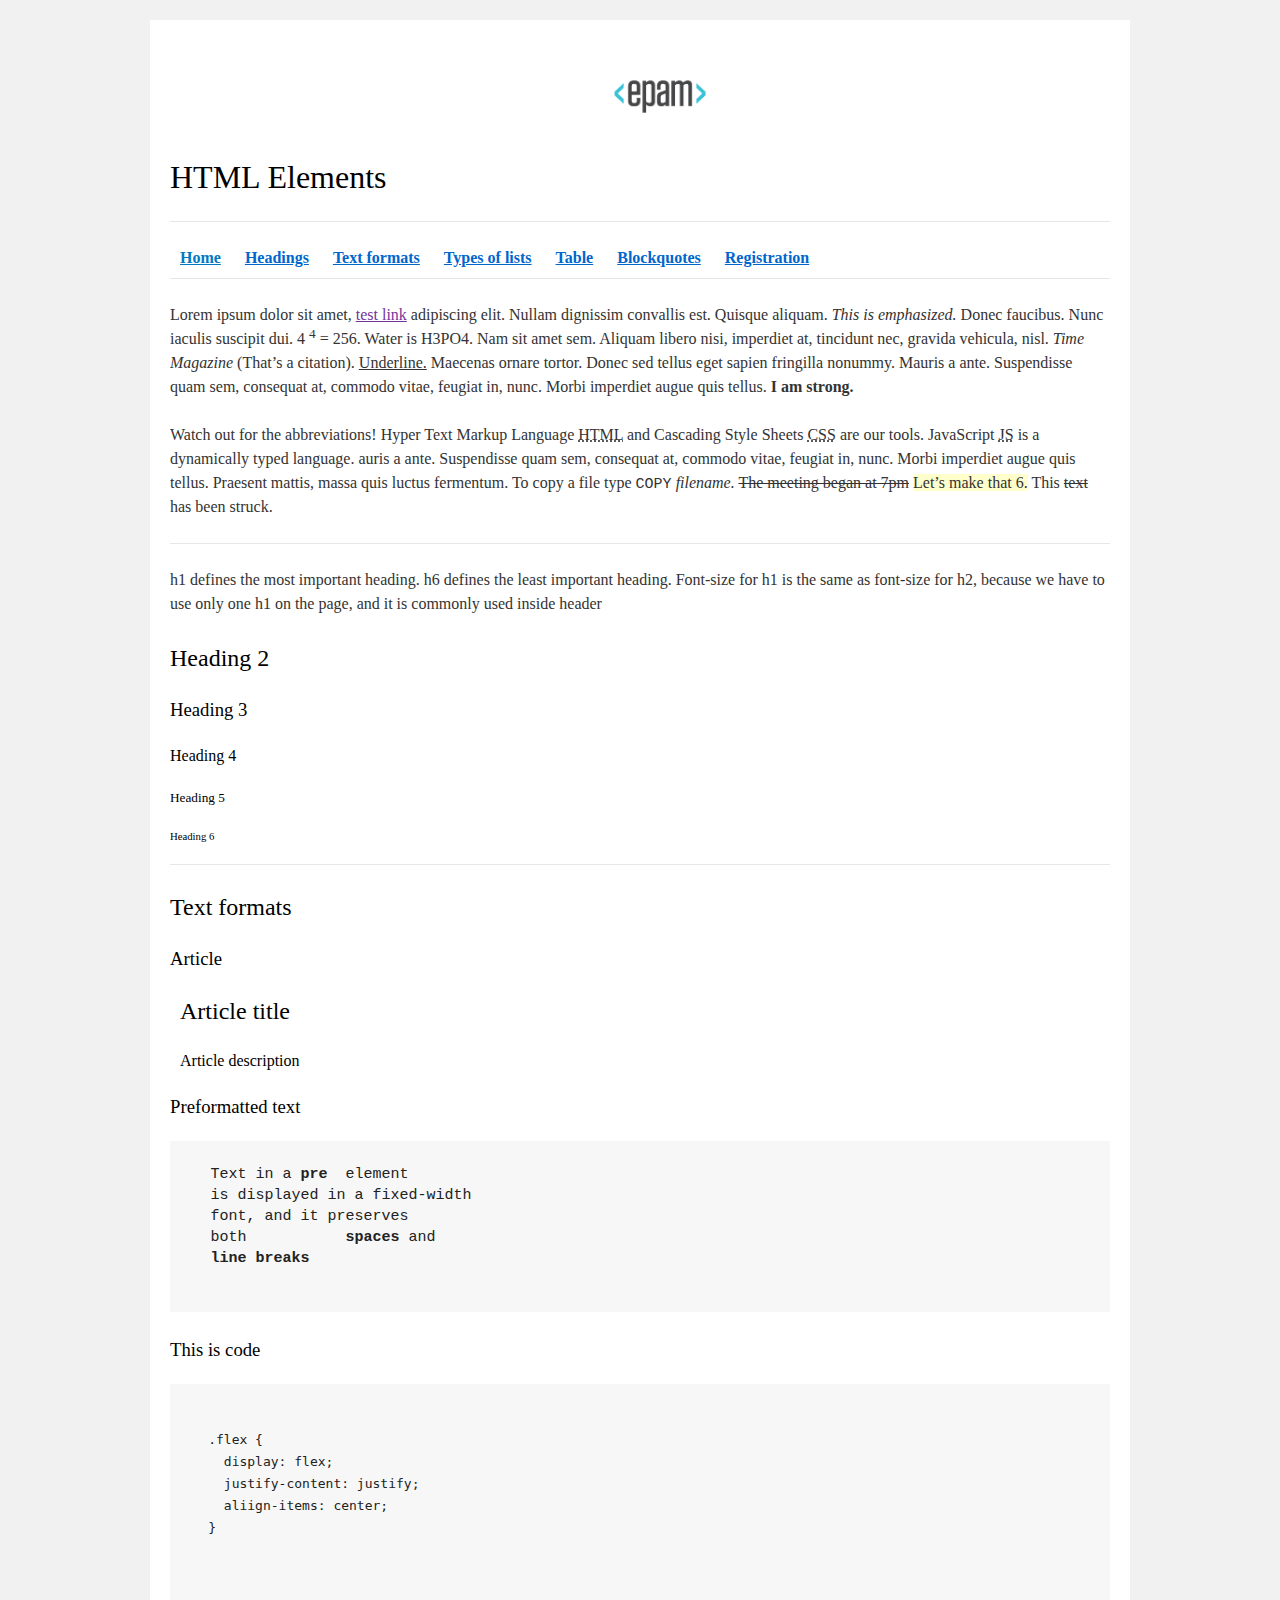
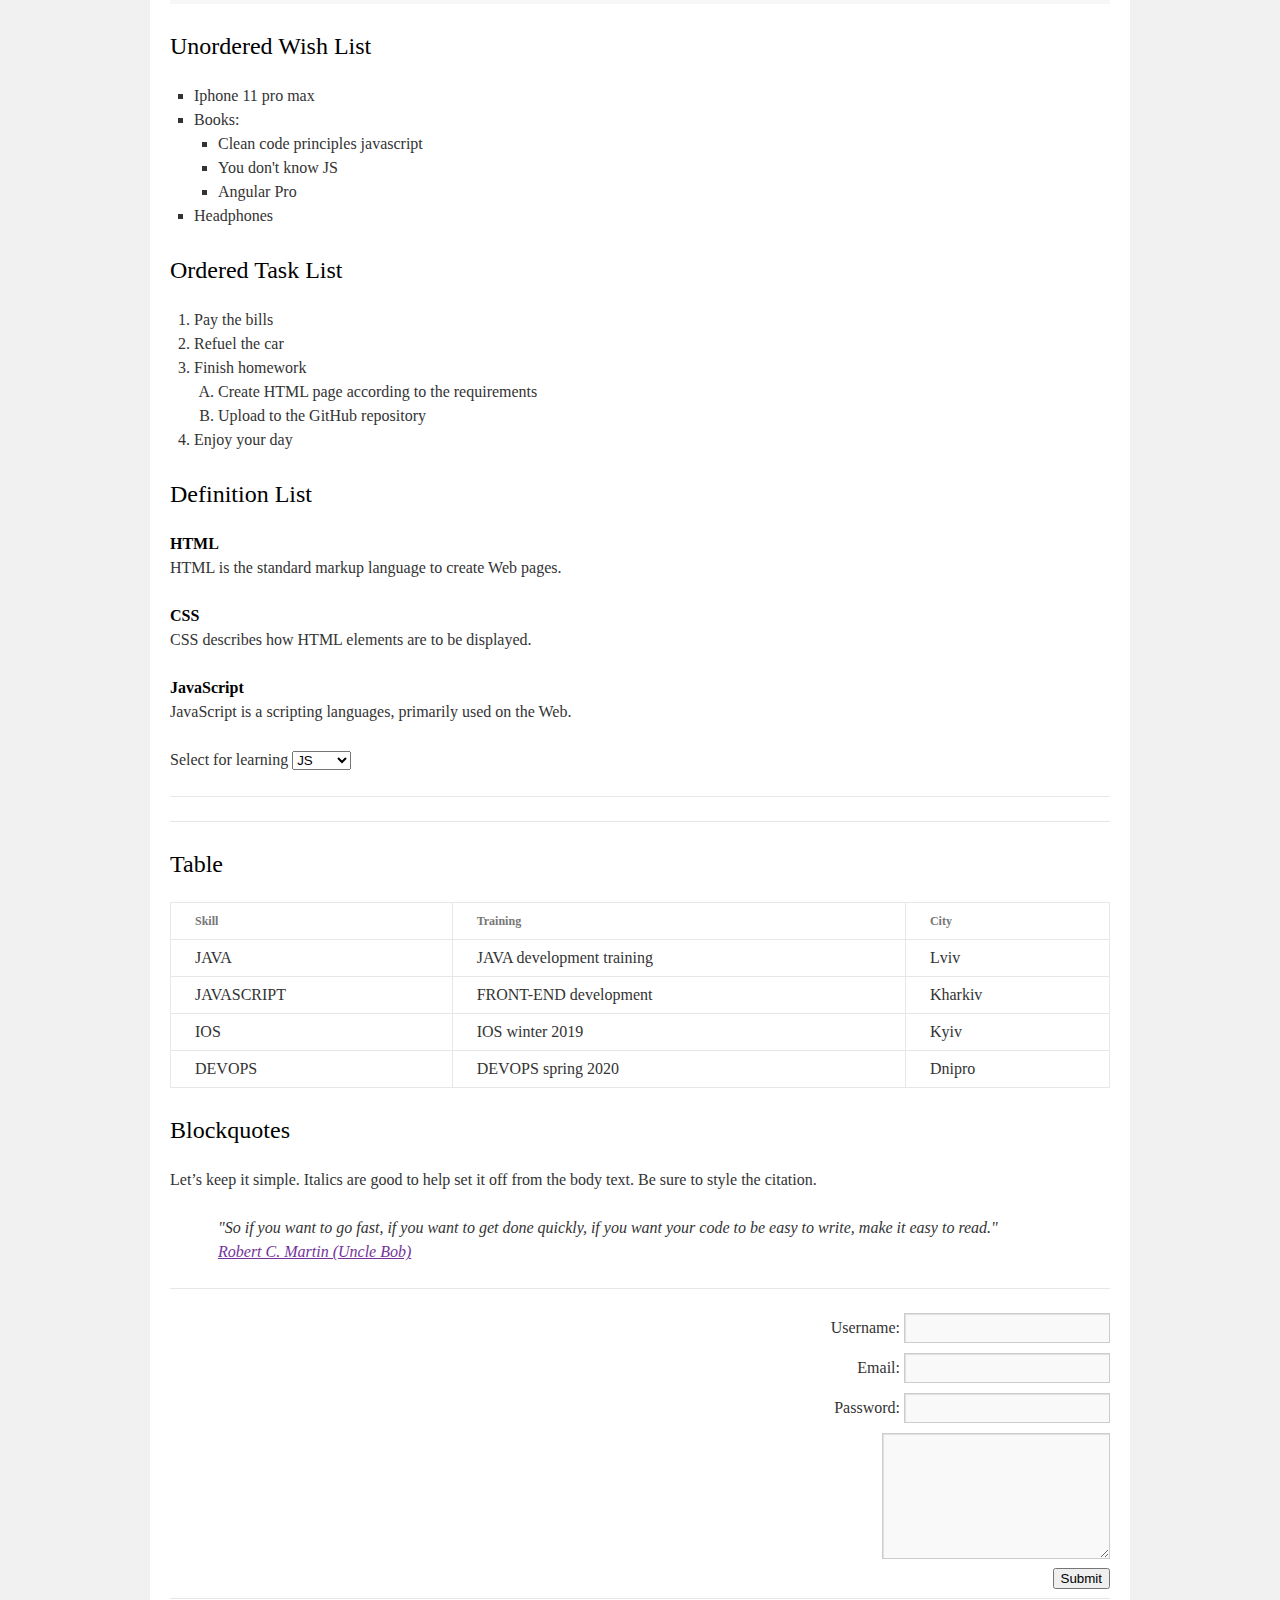
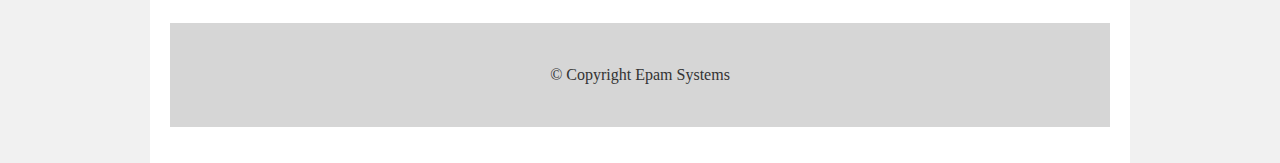
<file: FL12_HW1/index.html>
<!DOCTYPE html>
<html lang="en">

<head>
  <meta charset="utf-8">
  <title>HTML Basics</title>
  <link rel="stylesheet" href="style.css">
</head>

<body>
  <div id="wrapper">
    <div id="main">
      <div id="container">
        <div id="content" role="main">
            <a href="http://www.epam.com/">
                <img src="logo.png" alt="logo">
            </a>
            <header>
                <h1>HTML Elements</h1>
            </header>
            <hr>
              <nav>
                <a href=""><b>Home</b></a>
                <a href="#headings"><b>Headings</b></a>
                <a href="#textFormats"><b>Text formats</b></a>
                <a href="#lists"><b>Types of lists</b></a>
                <a href="#tables"><b>Table</b></a>
                <a href="#blockquote"><b>Blockquotes</b></a>
                <a href="#registration"><b>Registration</b></a>
              </nav>
            <hr>
            <div>
                <p>
                    Lorem ipsum dolor sit amet,
                    <a href="">test link</a>
                    adipiscing elit.
                    Nullam dignissim convallis est. Quisque aliquam.
                    <em>This is emphasized.</em>
                    Donec faucibus. Nunc iaculis suscipit dui. 4
                    <sup>4</sup> = 256.
                    Water is H3PO4.
                    Nam sit amet sem. Aliquam libero nisi, imperdiet at, tincidunt nec, gravida vehicula, nisl.
                    <cite>Time Magazine</cite>
                    (That’s a citation).
                    <u>Underline.</u>
                    Maecenas ornare tortor. Donec sed tellus eget sapien fringilla nonummy. Mauris a ante. Suspendisse quam sem, consequat at, commodo vitae, feugiat in, nunc. Morbi imperdiet augue quis tellus.
                    <strong>I am strong.</strong>
                </p>
            </div>
            <div>
                <p>
                    Watch out for the abbreviations!
                    Hyper Text Markup Language <abbr title="Hyper Text Markup Language"> HTML</abbr>
                    and
                    Cascading Style Sheets <abbr title="Cascading Style Sheets">CSS</abbr>
                    are our tools.
                    JavaScript <abbr title="JavaScript">JS</abbr>
                    is a dynamically typed language.
                    auris a ante. Suspendisse quam sem, consequat at, commodo vitae, feugiat in, nunc. Morbi imperdiet augue quis tellus. Praesent mattis, massa quis luctus fermentum. To copy a file type
                    <kbd>COPY</kbd>
                    <i>filename.</i>
                    <s>The meeting began at 7pm</s>
                    <ins>Let’s make that 6.</ins>
                    This <s>text</s> has been struck.
                </p>
            </div>
            <hr>
            <section>
                <a id="headings"></a>
                <p>
                    h1 defines the most important heading. h6 defines the least important heading. Font-size for h1 is the same as font-size for h2, because we have to use only one h1 on the page, and it is commonly used inside header
                </p>
                <h2>Heading 2</h2>
                <h3>Heading 3</h3>
                <h4>Heading 4</h4>
                <h5>Heading 5</h5>
                <h6>Heading 6</h6>
            </section>
            <hr>
            <section>
                <a id="textFormats"></a>
                <h2>Text formats</h2>
                <h3>Article</h3>
                <article>
                    <h2>Article title</h2>
                    <h4>Article description</h4>
                </article>
                <h3>Preformatted text</h3>
                <pre>
  Text in a <b>pre </b> element
  is displayed in a fixed-width
  font, and it preserves
  both           <b>spaces</b> and
  <b>line breaks</b>
                </pre>
                <h3>This is code</h3>
                <pre>
                    <code>
  .flex {
    display: flex;
    justify-content: justify;
    aliign-items: center;
  }
                    </code>
                </pre>
            </section>
            <section>
                <a id="lists"></a>
                <h2>Unordered Wish List</h2>
                <ul>
                    <li>Iphone 11 pro max</li>
                    <li>Books:
                        <ul>
                            <li>Clean code principles javascript</li>
                            <li>You don't know JS</li>
                            <li>Angular Pro</li>
                        </ul>
                    </li>
                    <li>Headphones</li>
                </ul>
                <h2>Ordered Task List</h2>
                <ol>
                    <li>Pay the bills</li>
                    <li>Refuel the car</li>
                    <li>Finish homework
                        <ol>
                            <li>Create HTML page according to the requirements</li>
                            <li>Upload to the GitHub repository</li>
                        </ol>
                    </li>
                    <li>Enjoy your day</li>
                </ol>
            </section>
          <div title="Definition list">
            <h2>Definition List</h2>
            <dl>
              <dt>HTML</dt>
              <dd>HTML is the standard markup language to create Web pages.</dd>
            </dl>
            <dl>
              <dt>CSS</dt>
              <dd>CSS describes how HTML elements are to be displayed.</dd>
            </dl>
            <dl>
              <dt>JavaScript</dt>
              <dd>JavaScript is a scripting languages, primarily used on the Web.</dd>
            </dl>
          </div>
          <div>
            <p>Select for learning
              <select>
                <option value="JS">JS</option>
                <option value="HTML">HTML</option>
                <option value="CSS">CSS</option>
              </select>
            </p>
          </div>
          <hr>
          <hr>
          <section>
              <a id="tables"></a>
            <h2>Table</h2>
            <table>
              <tr>
                <th>Skill</th>
                <th>Training</th>
                <th>City</th>
              </tr>
              <tr>
                <td>JAVA</td>
                <td>JAVA development training</td>
                <td>Lviv</td>
              </tr>
              <tr>
                <td>JAVASCRIPT</td>
                <td>FRONT-END development</td>
                <td>Kharkiv</td>
              </tr>
              <tr>
                <td>IOS</td>
                <td>IOS winter 2019</td>
                <td>Kyiv</td>
              </tr>
              <tr>
                <td>DEVOPS</td>
                <td>DEVOPS spring 2020</td>
                <td>Dnipro</td>
              </tr>
            </table>
          </section>
          <section>
              <a id="blockquote"></a>
            <h2>Blockquotes</h2>
            <p>
              Let’s keep it simple. Italics are good to help set it off from the body text. Be sure to style the citation.
            </p>
            <blockquote>
              <p>
                "So if you want to go fast, if you want to get done quickly, if you want your code to be easy to write, make it easy to read."
                <br>
                <a href="">Robert C. Martin (Uncle Bob)</a>
              </p>
            </blockquote>
          </section>
          <hr>
          <div>
              <a id="registration"></a>
              <form>
                  Username: <input type="text"><br>
                  Email: <input type="email"><br>
                  Password: <input type="password"><br>
                  <textarea name="textarea" cols="23" rows="5"></textarea><br>
                  <button>Submit</button>
              </form>
          </div>
          <hr>
            <footer>
                &copy; Copyright Epam Systems
            </footer>
        </div>
      </div>
    </div>
  </div>
</body>

</html>
</file>
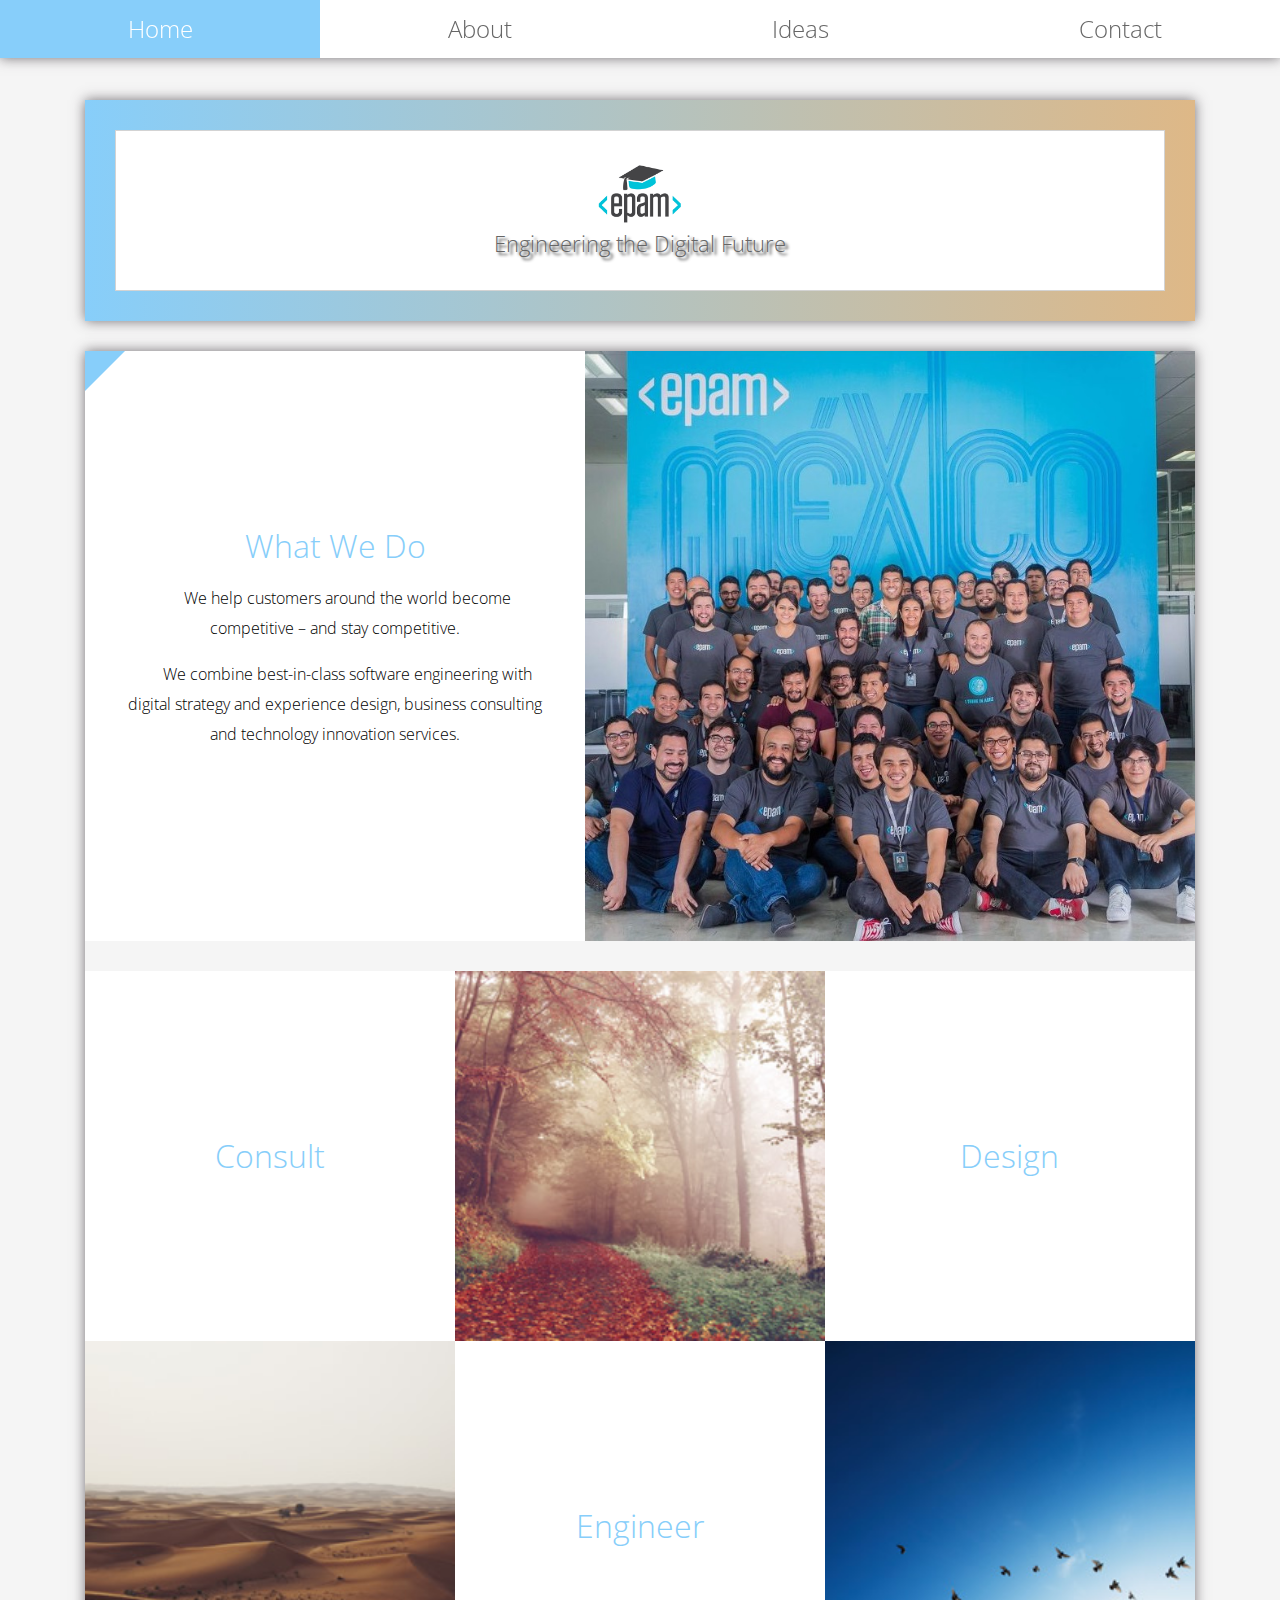
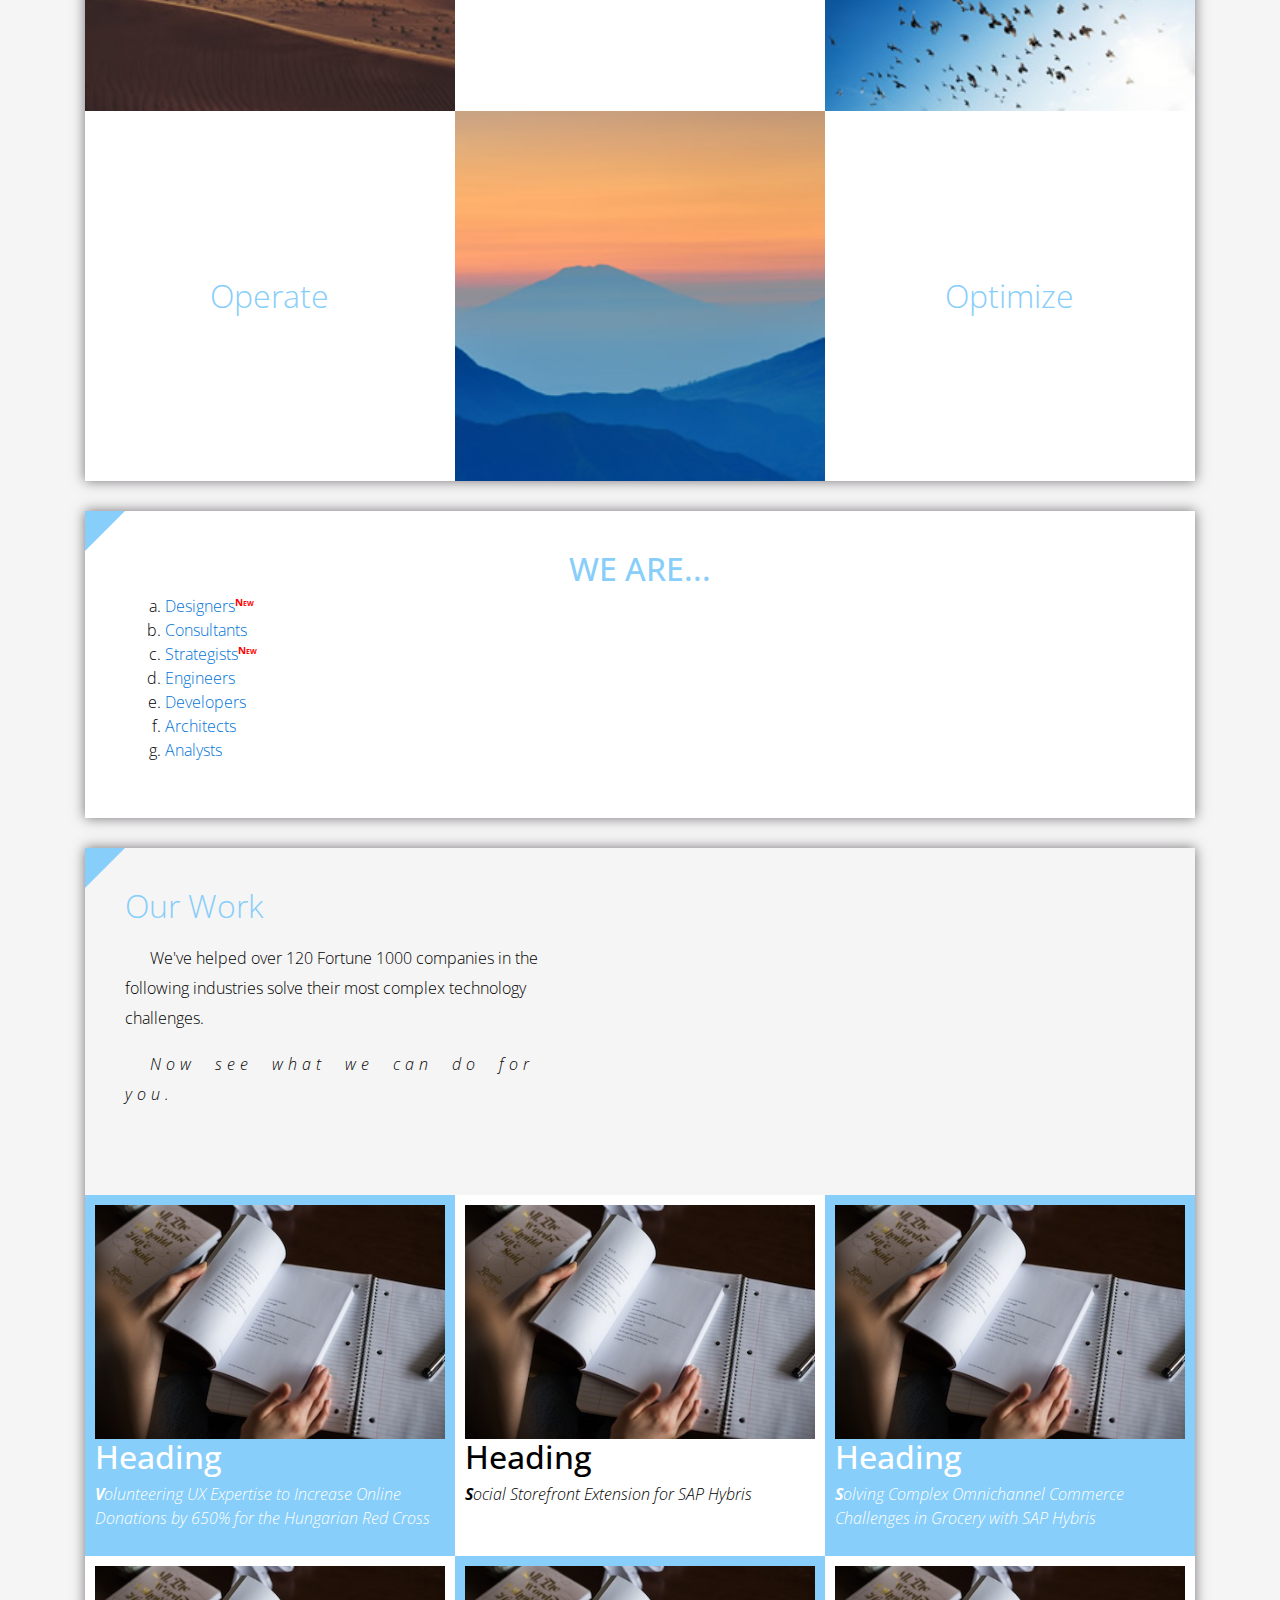
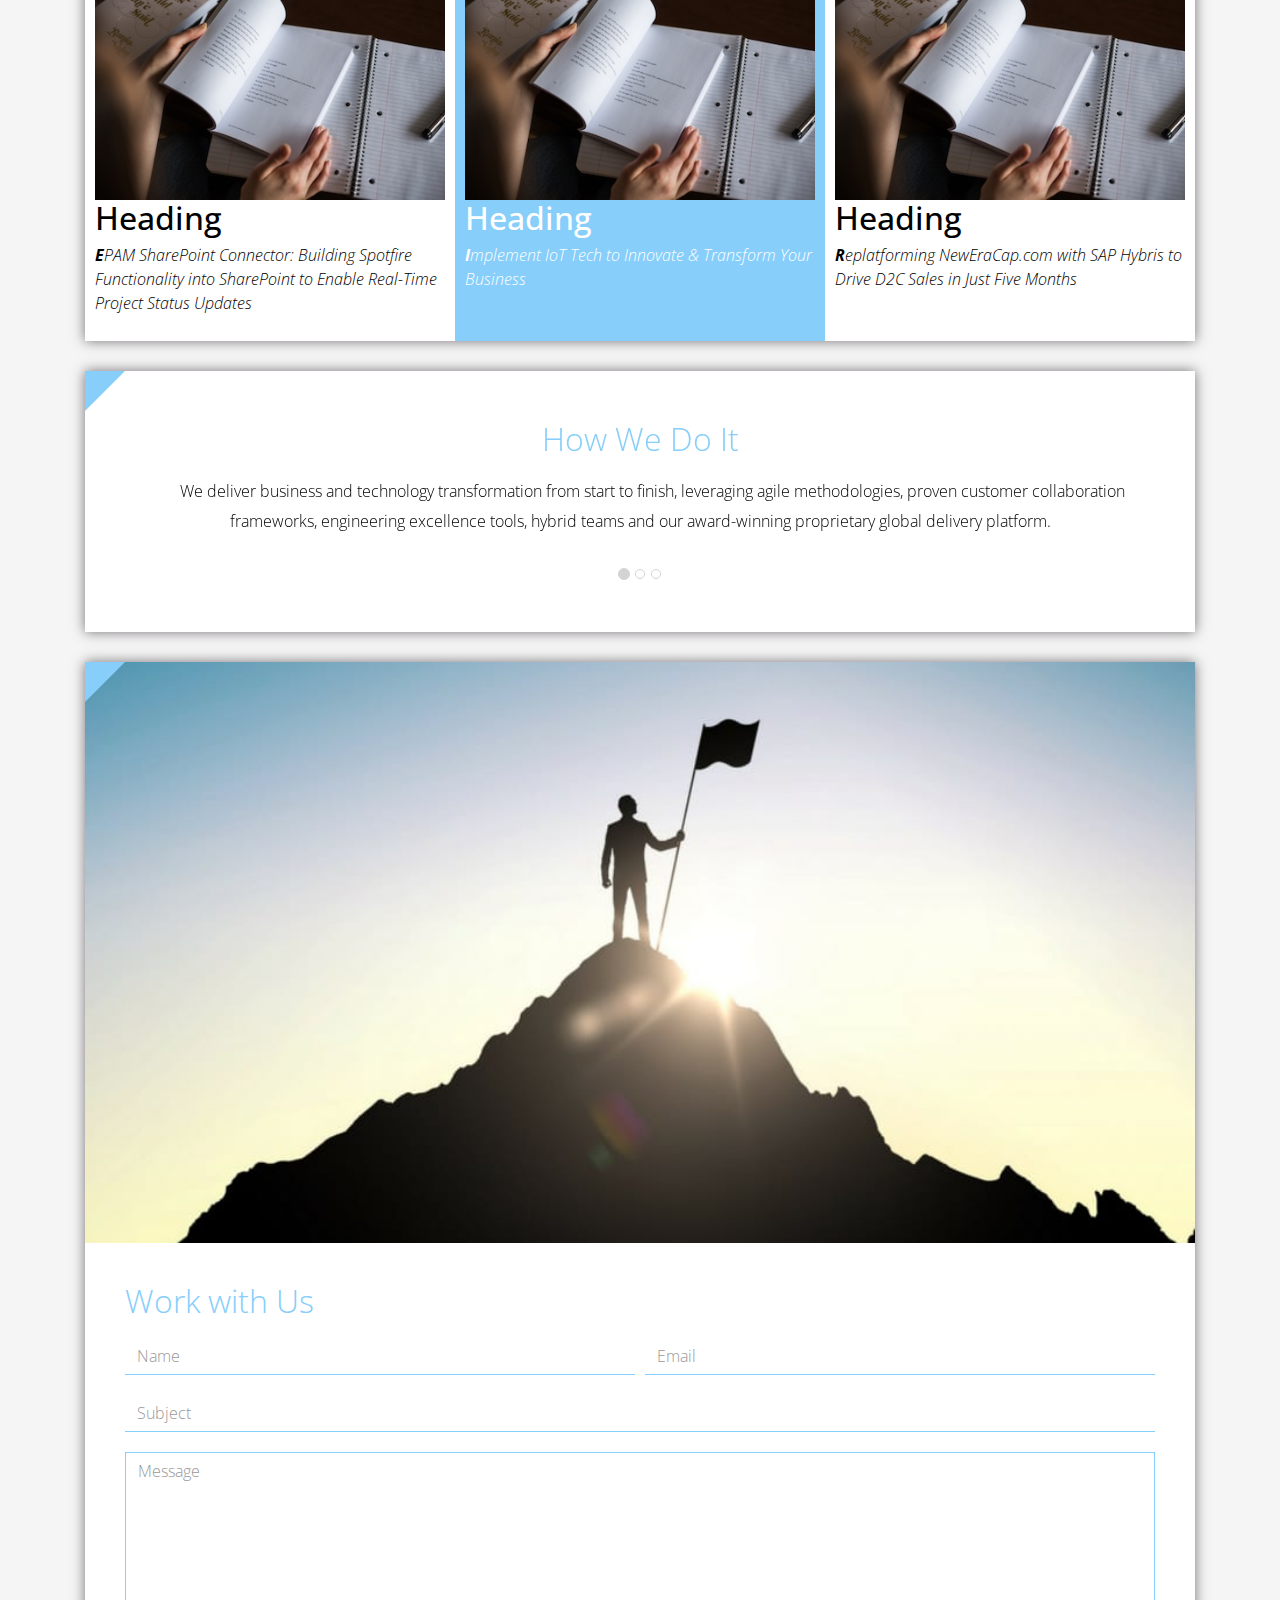
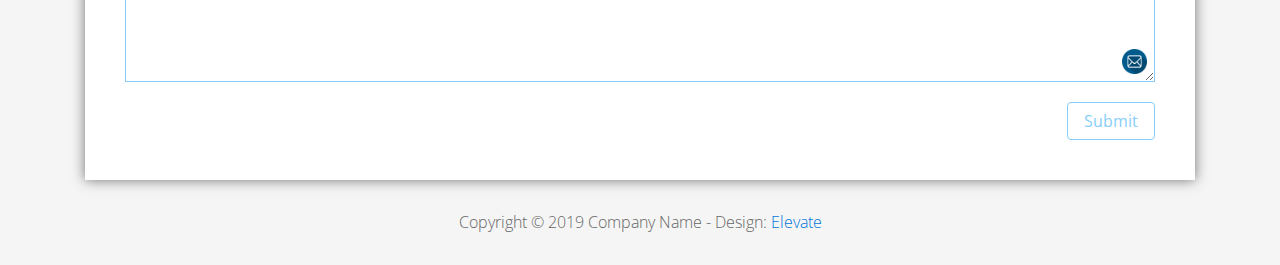
<file: FL12_HW2/homework/index.html>
<!DOCTYPE html>
<html lang="en">
<head>
  <meta charset="utf-8">
  <meta http-equiv="X-UA-Compatible" content="IE=edge">
  <meta name="viewport" content="width=device-width, initial-scale=1">

  <title>CSS Basics HW</title>



  <!-- load stylesheets -->
  <link rel="stylesheet" href="http://fonts.googleapis.com/css?family=Open+Sans:300,400">
  <!-- Google web font "Open Sans" -->
  <link rel="stylesheet" href="css/bootstrap.min.css">
  <!-- Bootstrap style -->
  <link rel="stylesheet" href="css/general.css">
  <link rel="stylesheet" href="css/style.css">
  <!-- Templatemo style -->
</head>

<body>
<div class="container">

  <div class="tm-sidebar">
    <nav class="tm-main-nav">
      <ul>
        <li class="tm-nav-item"><a href="#home" class="tm-nav-item-link">Home</a></li>
        <li class="tm-nav-item"><a href="#about" class="tm-nav-item-link">About</a></li>
        <li class="tm-nav-item"><a href="#ideas" class="tm-nav-item-link">Ideas</a></li>
        <li class="tm-nav-item"><a href="#contact" class="tm-nav-item-link">Contact</a></li>
      </ul>
    </nav>
  </div>

  <div class="tm-main-content">

    <div id="home" class="tm-content-box tm-content-header margin-b-10">
      <div class="tm-banner">
        <div class="tm-banner-inner">
          <img src="img/epam_logo.png" width="100" alt="">
          <p class="tm-banner-text">Engineering the Digital Future</p>
        </div>
      </div>
    </div>

    <section>
      <div class="tm-content-box flex-2-col">

        <div class="padding-medium flex-item tm-team-description-container flex-item">
          <h2 class="tm-section-title">What We Do</h2>
          <p class="tm-section-description">We help customers around the world become competitive – and stay competitive.</p>
          <p class="tm-section-description"> We combine best-in-class software engineering with digital strategy and experience design, business consulting and technology innovation services.</p>
        </div>
        <div class="flex-item tm-team-img">
          <img src="img/epam-mexico.jpg" alt="epam-mexico">
        </div>

      </div>

      <div id="about" class="tm-content-box">

        <ul class="boxes gallery-container">
          <li class="box box-bg">
            <h2 class="tm-section-title tm-section-title-box tm-box-bg-title">Consult</h2>
          </li>
          <li class="box">
            <a href="img/idea-large-01.jpg">
              <img src="img/idea-01.jpg" alt="Image" class="img-fluid thumbnail box-img">
            </a>
          </li>
          <li class="box box-bg">
            <h2 class="tm-section-title tm-section-title-box tm-box-bg-title">Design</h2>
          </li>
          <li class="box">
            <a href="img/idea-large-02.jpg">
              <img src="img/idea-02.jpg" alt="Image" class="img-fluid thumbnail box-img">
            </a>
          </li>
          <li class="box box-bg">
            <h2 class="tm-section-title tm-section-title-box tm-box-bg-title">Engineer</h2>
          </li>
          <li class="box">
            <a href="img/idea-large-03.jpg">
              <img src="img/idea-03.jpg" alt="Image" class="img-fluid thumbnail box-img">
            </a>
          </li>
          <li class="box box-bg">
            <h2 class="tm-section-title tm-section-title-box tm-box-bg-title">Operate</h2>
          </li>
          <li class="box">
            <a href="img/idea-large-04.jpg">
              <img src="img/idea-04.jpg" alt="Image" class="img-fluid thumbnail box-img">
            </a>
          </li>
          <li class="box box-bg">
            <h2 class="tm-section-title tm-section-title-box tm-box-bg-title">Optimize</h2>
          </li>
        </ul>

      </div>

    </section>

    <!-- slider -->
    <section class="heading tm-content-box">
      <div class="padding-medium">
        <h2> WE ARE...</h2>
        <ol>
          <li><a href="index.html" class="text">Designers</a></li>
          <li><a href="index.html">Consultants</a></li>
          <li><a href="#" class="text">Strategists</a></li>
          <li><a href="#">Engineers</a></li>
          <li><a href="#">Developers</a></li>
          <li><a href="#">Architects</a></li>
          <li><a href="#">Analysts</a></li>
        </ol>
      </div>
    </section>

    <section class="blocks">
      <div class="padding-medium flex-item tm-team-description-container">
        <h2 class="tm-section-title">Our Work</h2>
        <p class="tm-section-description">We've helped over 120 Fortune 1000 companies in the following industries solve their most complex technology challenges. </p>
        <p class="tm-section-description"> Now see what we can do for you.</p>
      </div>
      <div class="tm-content-box flex-2-col">
      </div>
      <div  class="tm-content-box">
        <ul class="boxes gallery-container">
          <li class="box box-work">
            <img src="img/study.jpeg" alt="Image" class="img-fluid">
            <div>
              <h2>Heading</h2>
              <p>Volunteering UX Expertise to Increase Online Donations by 650% for the Hungarian Red Cross</p>
            </div>
          </li>
          <li class="box box-work">
            <img src="img/study.jpeg" alt="Image" class="img-fluid">
            <div>
              <h2>Heading</h2>
              <p>Social Storefront Extension for SAP Hybris</p>
            </div>
          </li>
          <li class="box box-work">
            <img src="img/study.jpeg" alt="Image" class="img-fluid">
            <div>
              <h2>Heading</h2>
              <p>Solving Complex Omnichannel Commerce Challenges in Grocery with SAP Hybris</p>
            </div>
          </li>
          <li class="box box-work">
            <img src="img/study.jpeg" alt="Image" class="img-fluid">
            <div>
              <h2>Heading</h2>
              <p>EPAM SharePoint Connector: Building Spotfire Functionality into SharePoint to Enable Real-Time Project Status Updates</p>
            </div>
          </li>
          <li class="box box-work">
            <img src="img/study.jpeg" alt="Image" class="img-fluid">
            <div>
              <h2>Heading</h2>
              <p>Implement IoT Tech to Innovate &amp; Transform Your Business</p>
            </div>
          </li>
          <li class="box box-work">
            <img src="img/study.jpeg" alt="Image" class="img-fluid">
            <div>
              <h2>Heading</h2>
              <p>Replatforming NewEraCap.com with SAP Hybris to Drive D2C Sales in Just Five Months</p>
            </div>
          </li>
        </ul>

      </div>
    </section>

    <section id="ideas">
      <div id="tmCarousel" class="carousel slide tm-content-box" data-ride="carousel">

        <ol class="carousel-indicators">
          <li data-target="#tmCarousel" data-slide-to="0" class="active"></li>
          <li data-target="#tmCarousel" data-slide-to="1" class=""></li>
          <li data-target="#tmCarousel" data-slide-to="2" class=""></li>
        </ol>

        <div class="carousel-inner" role="listbox">

          <div class="carousel-item active">
            <div class="carousel-content">
              <div class="flex-item">
                <h2 class="tm-section-title">How We Do It</h2>
                <p class="tm-section-description carousel-description">We deliver business and technology transformation from start to finish, leveraging agile methodologies, proven customer collaboration frameworks, engineering excellence tools, hybrid teams and our award-winning proprietary global delivery platform.</p>
              </div>
            </div>
          </div>

          <div class="carousel-item">
            <div class="carousel-content">
              <div class="flex-item">
                <h2 class="tm-section-title">Our Clients</h2>
                <p class="tm-section-description carousel-description">Lorem ipsum dolor sit amet,
                  consectetur adipiscing elit. Quisque vel nisi pharetra nibh varius pharetra ac
                  sagittis nisi. Etiam pharetra vestibulum hendrerit. Pellentesque interdum metus
                  sed massa rutrum.</p>
              </div>
            </div>
          </div>

          <div class="carousel-item">
            <div class="carousel-content">
              <div class="flex-item">
                <h2 class="tm-section-title">Our Projects</h2>
                <p class="tm-section-description carousel-description">Donec ex libero, fringilla
                  vitae purus sit amet, rhoncus pharetra lorem. Pellentesque id sem id lacus
                  ultricies vehicula. Aliquam rutrum mi non. Pellentesque interdum metus sed massa
                  rutrum.</p>
              </div>
            </div>
          </div>

        </div>

      </div>
    </section>

    <section class="tm-content-box">
      <img src="img/contact-us.jpg" alt="Contact image" class="img-fluid img-contact-us">

      <div id="contact" class="padding-medium">
        <h2 class="tm-section-title">Work with Us</h2>
        <form action="#contact" method="get" class="contact-form">

          <div class="form-group col-xs-12 col-sm-12 col-md-6 col-lg-6 form-group-2-col-left">
            <input type="text" id="contact_name" name="contact_name" class="form-control"
                   placeholder="Name" required/>
          </div>
          <div class="form-group col-xs-12 col-sm-12 col-md-6 col-lg-6 form-group-2-col-right mandatory-field">
            <input type="email" id="contact_email" name="contact_email" class="form-control"
                   placeholder="Email" required/>
          </div>
          <div class="form-group">
            <input type="text" id="contact_subject" name="contact_subject" class="form-control"
                   placeholder="Subject" required/>
          </div>
          <div class="form-group">
            <textarea id="contact_message" name="contact_message" class="form-control" rows="9"
                      placeholder="Message" required></textarea>
          </div>

          <button type="submit" class="btn btn-primary submit-btn">Submit</button>

        </form>
      </div>
    </section>

    <footer class="tm-footer">
      <p class="text-xs-center">Copyright &copy; 2019 Company Name

        - Design: <a rel="nofollow" href="http://www.templatemo.com/tm-481-elevate"
                     target="_parent">Elevate</a></p>
    </footer>

  </div>

</div>

</body>
</html>
</file>
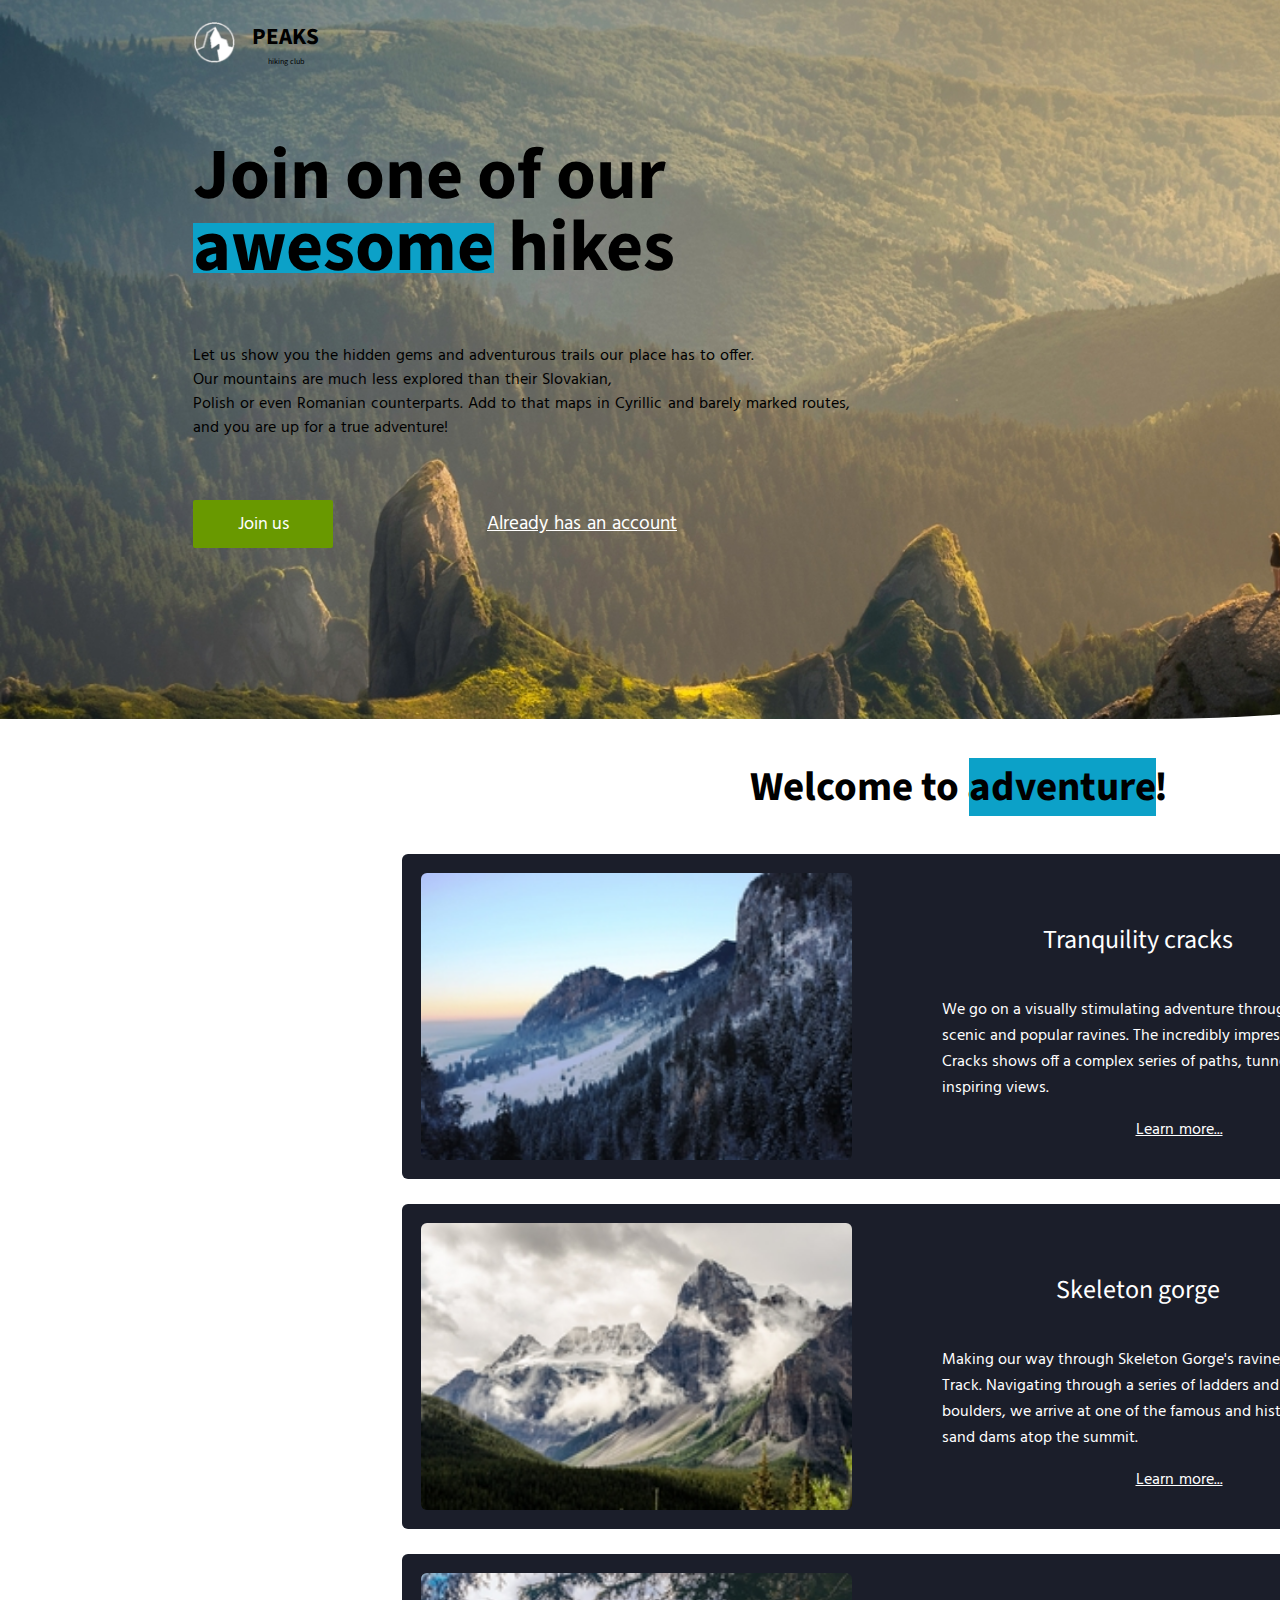
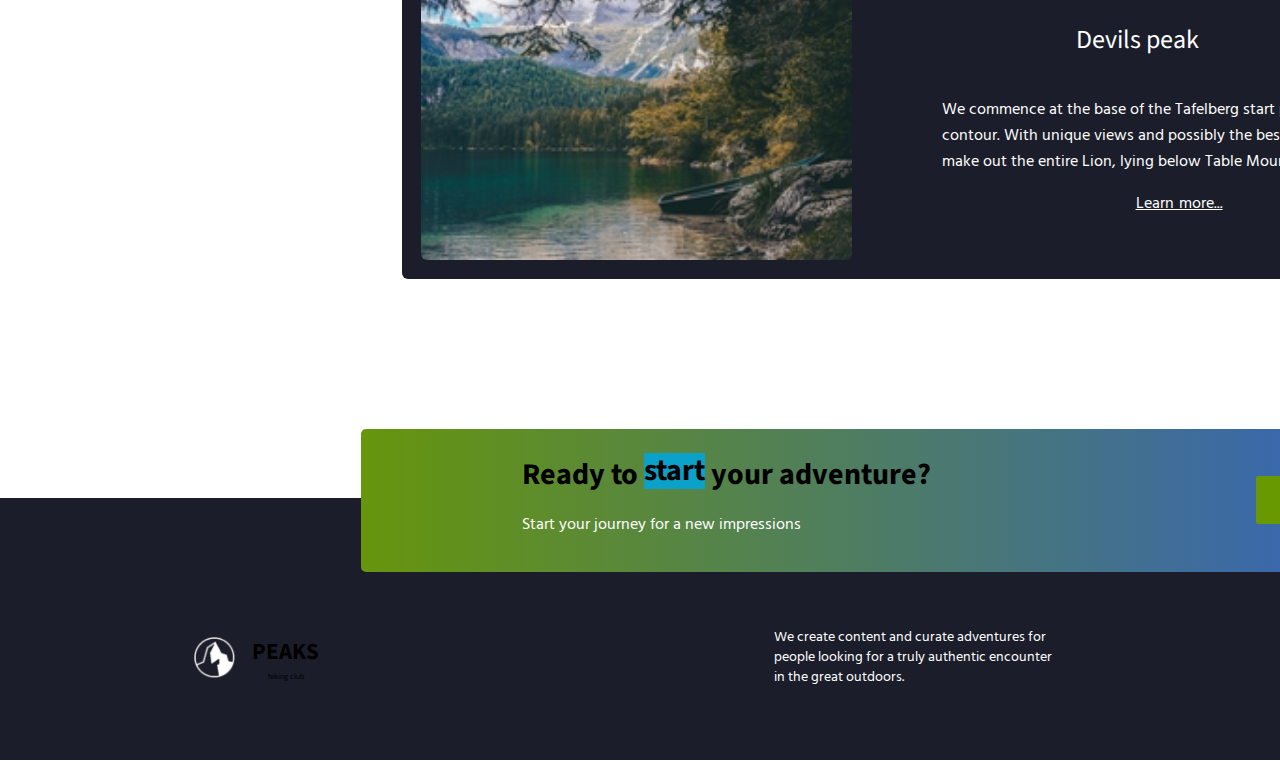
<file: FL12_HW3/homework/index.html>
<!DOCTYPE html>
<html lang="en">

<head>
    <meta charset="UTF-8">
    <meta name="viewport" content="width=device-width, initial-scale=1.0">
    <meta http-equiv="X-UA-Compatible" content="ie=edge">
    <link href="https://fonts.googleapis.com/css?family=Hind:400,600%7CSource+Sans+Pro:400,600,700%7CFresca"
          rel="stylesheet"/>

    <!-- Styles should be switched here: -->

    <link rel="stylesheet" type="text/css" href="css/style1.css">
    <!--     <link rel="stylesheet" type="text/css" href="css/style2.css">-->

    <title>PEAKS hiking club</title>
</head>

<body>
<header class="header">
    <div class="header-wrap">
        <div class="landing-logo">
            <img src="img/m-logo.png" alt="logo"/>
            <p>PEAKS<span>hiking club</span></p>
        </div>
        <p class="header_heading">
            Join one of our awesome hikes
        </p>
        <p class="header_text">
            Let us show you the hidden gems and adventurous trails our place has to offer.
            Our mountains are much less explored than their Slovakian,
            Polish or even Romanian counterparts. Add to that maps in Cyrillic and barely marked routes,
            and you are up for a true adventure!
        </p>
        <div>
            <button class="header_button">Join us</button>
            <a href="#" class="login">Already has an account</a>
        </div>
    </div>
</header>
<main class="section">
    <p class="section_text">
        Welcome to adventure!
    </p>
    <div class="section_card_wrap">
        <div class="section_card">
            <img class="section_card_img"
                 src="img/m-1.jpg"
                 alt="experts"/>
            <div class="section_card_right_container">
                <p class="section_card_heading">
                    Tranquility cracks
                </p>
                <p class="section_card_text">
                    We go on a visually stimulating adventure through some of most scenic and popular ravines.
                    The incredibly impressive Tranquility Cracks shows off a complex series of paths, tunnel ways and
                    awe-inspiring views.
                </p>
                <a href="#" class="section_link">Learn more...</a>
            </div>
        </div>
        <div class="section_card">
            <img class="section_card_img"
                 src="img/m-2.jpg"
                 alt="content formats"/>
            <div class="section_card_right_container">
                <p class="section_card_heading">
                    Skeleton gorge
                </p>
                <p class="section_card_text">
                    Making our way through Skeleton Gorge's ravine, along the Smuts Track.
                    Navigating through a series of ladders and mossy river boulders, we arrive at one of the famous and
                    historical white beach sand dams atop the summit.
                </p>
                <a href="#" class="section_link">Learn more...</a>
            </div>
        </div>
        <div class="section_card">
            <img class="section_card_img"
                 src="img/m-3.jpg"
                 alt="certificate"/>
            <div class="section_card_right_container">
                <p class="section_card_heading">
                    Devils peak
                </p>
                <p class="section_card_text">
                    We commence at the base of the Tafelberg start point walking the contour.
                    With unique views and possibly the best vantage point to make out the entire Lion, lying below Table
                    Mountain.
                </p>
                <a href="#" class="section_link">Learn more...</a>
            </div>
        </div>
    </div>
    <div class="section_banner">
        <div class="section_banner_text_wrap">
            <p class="section_banner_heading">
                Ready to start your adventure?
            </p>
            <p class="section_banner_text">
                Start your journey for a new impressions
            </p>
        </div>
        <button class="section_banner_button">Join us</button>
    </div>
</main>
<footer class="footer">
    <div class="footer-wrap">
        <div class="footer_logo landing-logo">
            <img src="img/m-logo.png" alt="logo"/>
            <p>PEAKS<span>hiking club</span></p>
        </div>
        <p class="footer_text">
            We create content and curate adventures for people looking for a truly authentic encounter in the great
            outdoors.
        </p>
        <span class="footer-cr">
          &copy; 2019 by PEAKS hiking club
        </span>
    </div>
</footer>
</body>

</html>
</file>
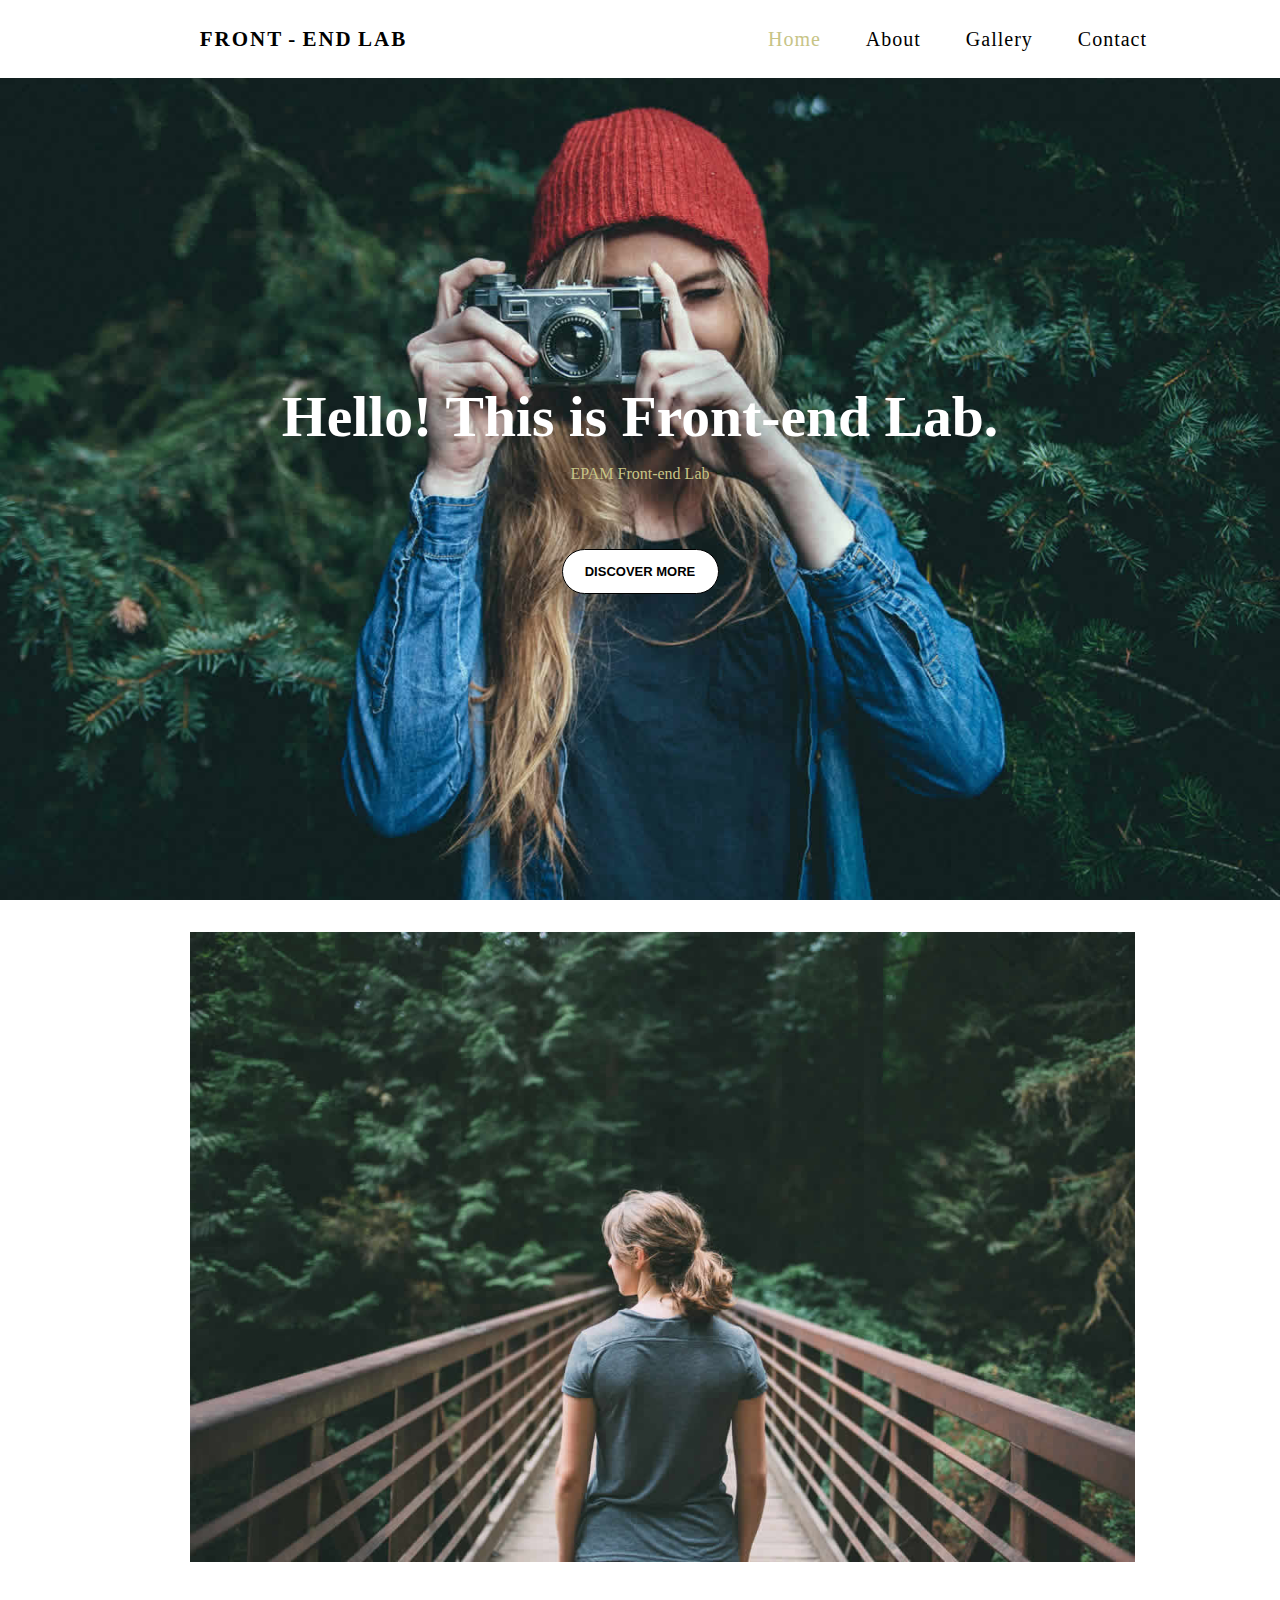
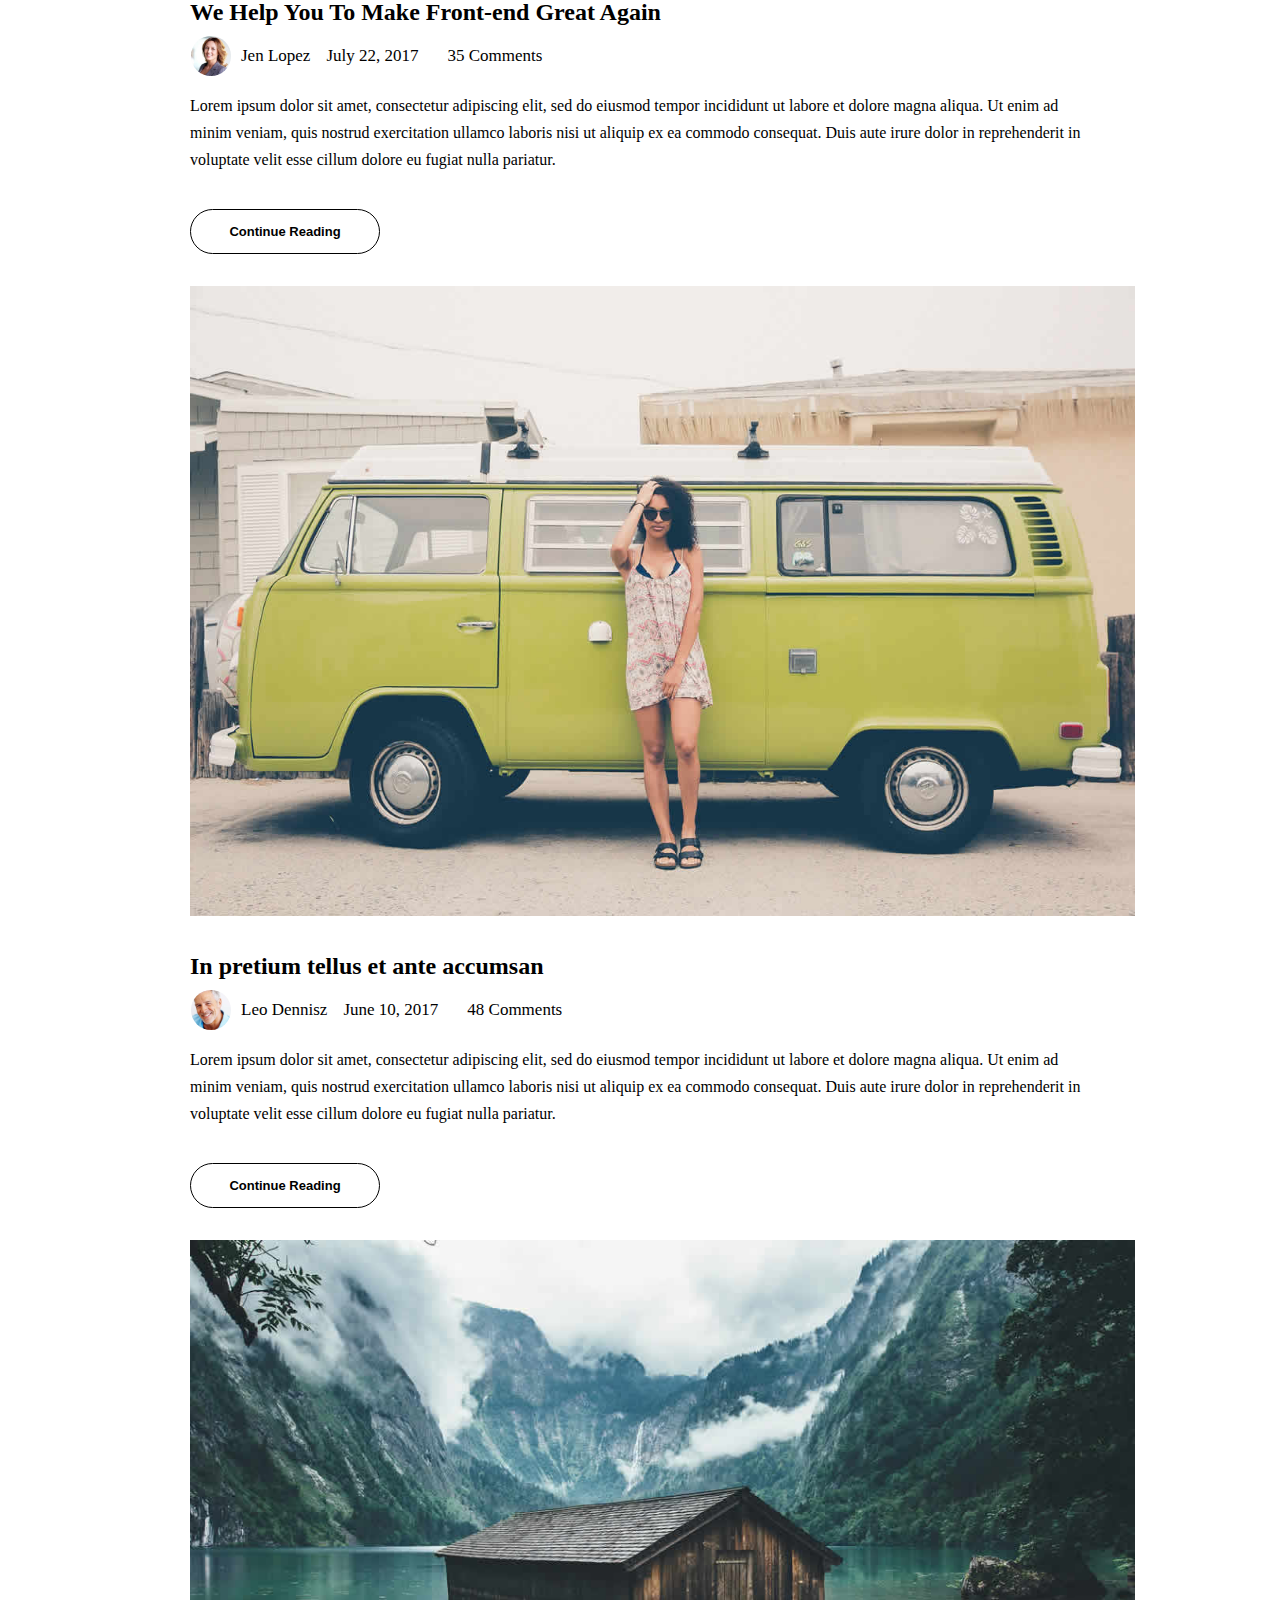
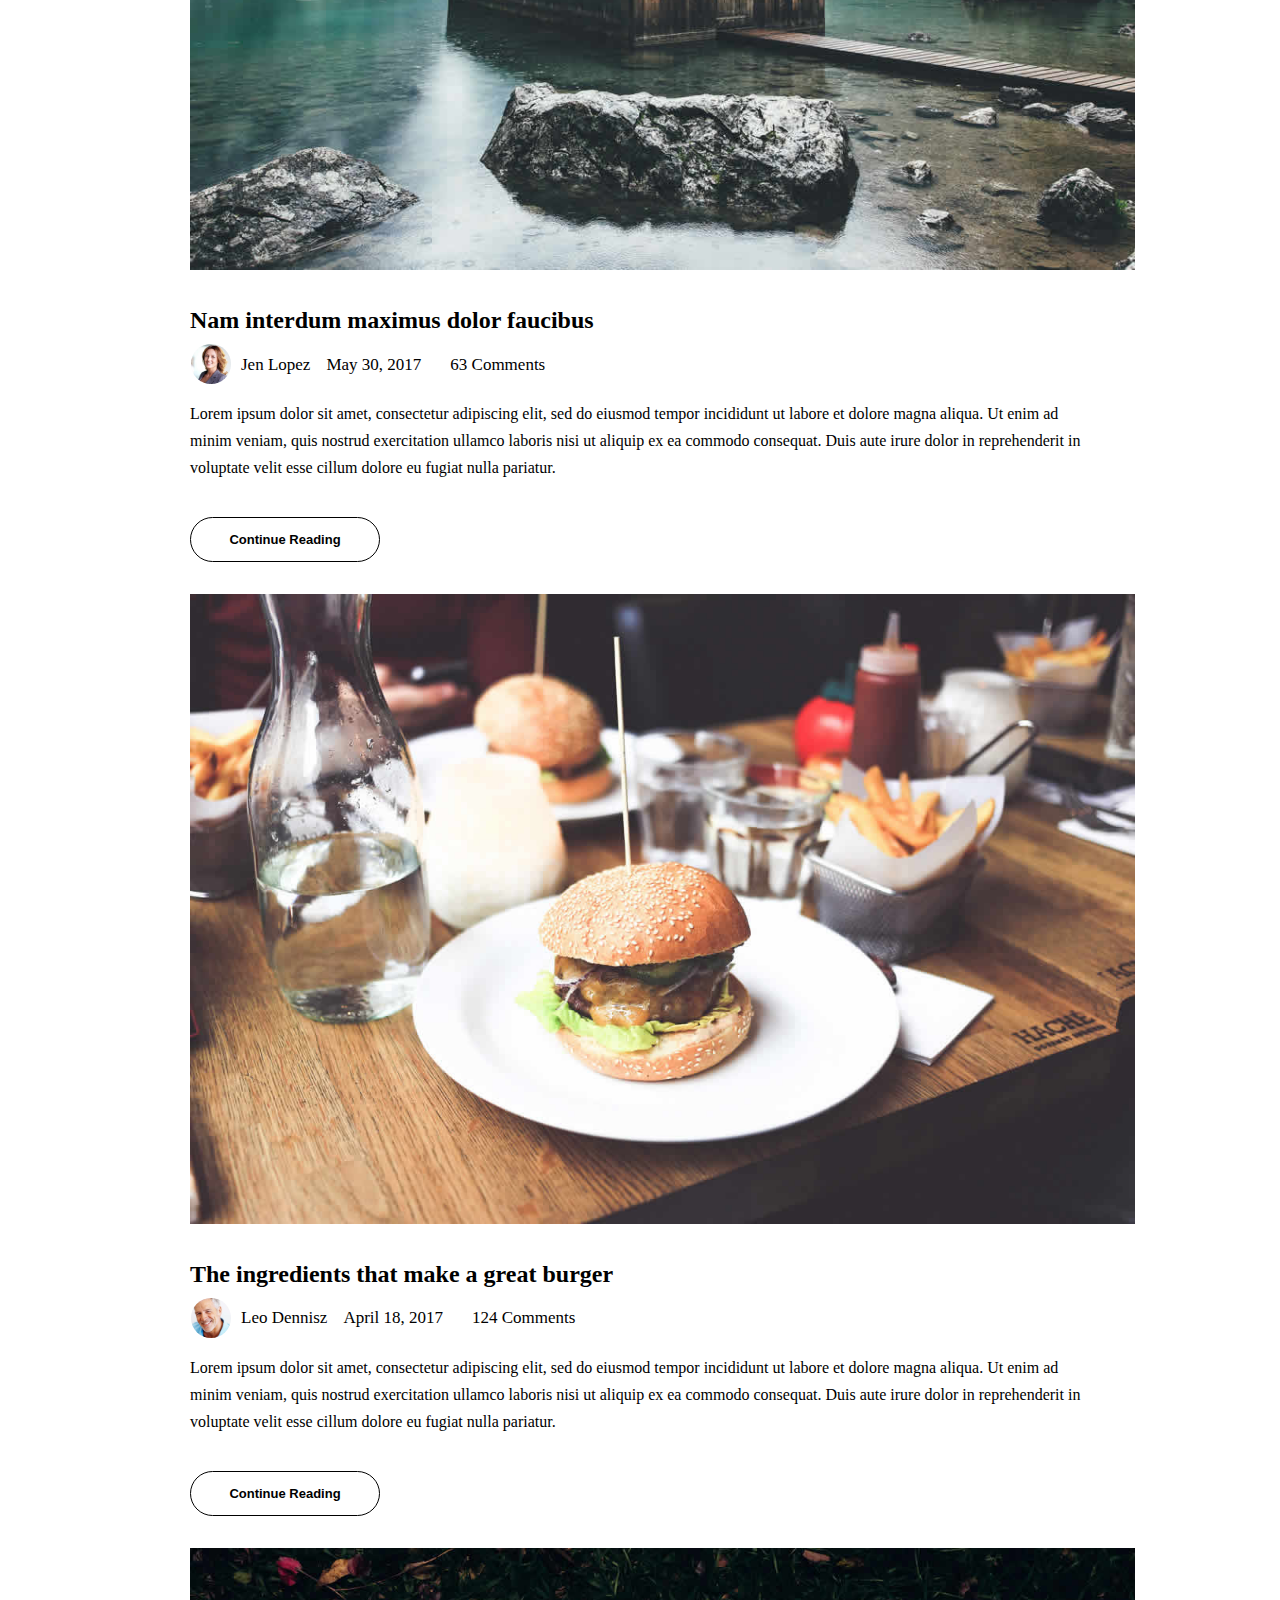
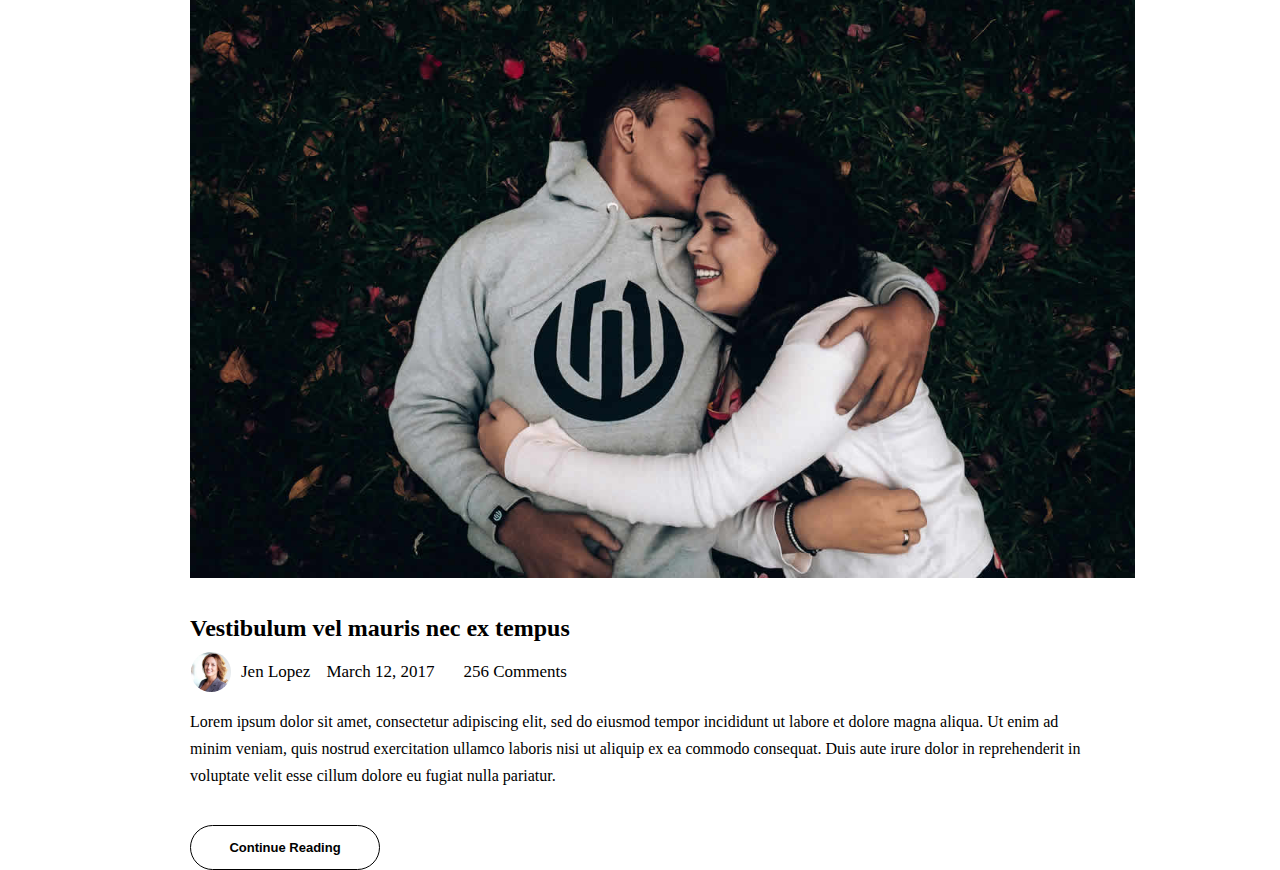
<file: FL12_HW4/homework/index.html>
<!DOCTYPE html>
<html lang="en">

<head>
    <meta charset="UTF-8">
    <title>Front-end Lab</title>
    <link type = "text/css" rel = "stylesheet" href = "css/style.css">
</head>

<body>
    <div class="wrapper">
        <header class="main-header">
            <div class="name">
               <p class="site-name">Front - end Lab</p>
            </div>
            <nav class="main-nav">
                <ul class="nav-items">
                    <li>Home</li>
                    <li>About</li>
                    <li>Gallery</li>
                    <li>Contact</li>
                </ul>
            </nav>
        </header>
        <section class="hero">
            <h1>Hello! This is Front-end Lab.</h1>
            <p>EPAM Front-end Lab</p>
            <button class="hero-btn">Discover More</button>
        </section>
        <section class="main-section">
            <article class="articles">
                <div class="img-container">
                    <img src="img/blog-image1.jpg" alt="blog-image-1">
                </div>
                <div class="main-section-headers">
                    <h2>We Help You To Make Front-end Great Again</h2>
                </div>
                <div class="author">
                    <div class="author-img">
                        <img src="img/author-image1.jpg" alt="author-image-1" class="first-author">
                    </div>
                    <div class="author-name">
                        <p class="author-name">Jen Lopez</p>
                    </div>
                    <div class="date">
                        <p>July 22, 2017</p>
                    </div>
                    <div class="comments">
                        <div class="comments-icon">
                            <p>35 Comments</p>
                        </div>
                    </div>
                </div>
                <p>Lorem ipsum dolor sit amet, consectetur adipiscing elit, sed do eiusmod tempor incididunt ut labore et dolore magna aliqua. Ut enim ad minim veniam, quis nostrud exercitation ullamco laboris nisi ut aliquip ex ea commodo consequat. Duis aute irure dolor in reprehenderit in voluptate velit esse cillum dolore eu fugiat nulla pariatur.</p>
                <button class="cont-rdng">Continue Reading</button>
            </article>
            <article class="articles">
                <div class="img-container">
                    <img src="img/blog-image2.jpg" alt="blog-image-2">
                </div>
                <div class="main-section-headers">
                    <h2>In pretium tellus et ante accumsan</h2>
                </div>
                <div class="author">
                    <div class="author-img">
                        <img src="img/author-image2.jpg" alt="author-image-2" class="first-author">
                    </div>
                    <div class="author-name">
                        <p class="author-name">Leo Dennisz</p>
                    </div>
                    <div class="date">
                        <p>June 10, 2017</p>
                    </div>
                    <div class="comments">
                        <div class="comments-icon">
                            <p>48 Comments</p>
                        </div>
                    </div>
                </div>
                <p>Lorem ipsum dolor sit amet, consectetur adipiscing elit, sed do eiusmod tempor incididunt ut labore et dolore magna aliqua. Ut enim ad minim veniam, quis nostrud exercitation ullamco laboris nisi ut aliquip ex ea commodo consequat. Duis aute irure dolor in reprehenderit in voluptate velit esse cillum dolore eu fugiat nulla pariatur.</p>
                <button class="cont-rdng">Continue Reading</button>
            </article>
            <article class="articles">
                <div class="img-container">
                    <img src="img/blog-image3.jpg" alt="blog-image-3">
                </div>
                <div class="main-section-headers">
                    <h2>Nam interdum maximus dolor faucibus</h2>
                </div>
                <div class="author">
                    <div class="author-img">
                        <img src="img/author-image1.jpg" alt="author-image-1" class="first-author">
                    </div>
                    <div class="author-name">
                        <p class="author-name">Jen Lopez</p>
                    </div>
                    <div class="date">
                        <p>May 30, 2017</p>
                    </div>
                    <div class="comments">
                        <div class="comments-icon">
                            <p>63 Comments</p>
                        </div>
                    </div>
                </div>
                <p>Lorem ipsum dolor sit amet, consectetur adipiscing elit, sed do eiusmod tempor incididunt ut labore et dolore magna aliqua. Ut enim ad minim veniam, quis nostrud exercitation ullamco laboris nisi ut aliquip ex ea commodo consequat. Duis aute irure dolor in reprehenderit in voluptate velit esse cillum dolore eu fugiat nulla pariatur.</p>
                <button class="cont-rdng">Continue Reading</button>
            </article>
            <article class="articles">
                <div class="img-container">
                    <img src="img/blog-image4.jpg" alt="blog-image-4">
                </div>
                <div class="main-section-headers">
                    <h2>The ingredients that make a great burger</h2>
                </div>
                <div class="author">
                    <div class="author-img">
                        <img src="img/author-image2.jpg" alt="author-image-2" class="first-author">
                    </div>
                    <div class="author-name">
                        <p class="author-name">Leo Dennisz</p>
                    </div>
                    <div class="date">
                        <p>April 18, 2017</p>
                    </div>
                    <div class="comments">
                        <div class="comments-icon">
                            <p>124 Comments</p>
                        </div>
                    </div>
                </div>
                <p>Lorem ipsum dolor sit amet, consectetur adipiscing elit, sed do eiusmod tempor incididunt ut labore et dolore magna aliqua. Ut enim ad minim veniam, quis nostrud exercitation ullamco laboris nisi ut aliquip ex ea commodo consequat. Duis aute irure dolor in reprehenderit in voluptate velit esse cillum dolore eu fugiat nulla pariatur.</p>
                <button class="cont-rdng">Continue Reading</button>
            </article>
            <article class="articles">
                <div class="img-container">
                    <img src="img/blog-image5.jpg" alt="blog-image-5">
                </div>
                <div class="main-section-headers">
                    <h2>Vestibulum vel mauris nec ex tempus</h2>
                </div>
                <div class="author">
                    <div class="author-img">
                        <img src="img/author-image1.jpg" alt="author-image-1" class="first-author">
                    </div>
                    <div class="author-name">
                        <p class="author-name">Jen Lopez</p>
                    </div>
                    <div class="date">
                        <p>March 12, 2017</p>
                    </div>
                    <div class="comments">
                        <div class="comments-icon">
                            <p>256 Comments</p>
                        </div>
                    </div>
                </div>
                <p>Lorem ipsum dolor sit amet, consectetur adipiscing elit, sed do eiusmod tempor incididunt ut labore et dolore magna aliqua. Ut enim ad minim veniam, quis nostrud exercitation ullamco laboris nisi ut aliquip ex ea commodo consequat. Duis aute irure dolor in reprehenderit in voluptate velit esse cillum dolore eu fugiat nulla pariatur.</p>
                <button class="cont-rdng">Continue Reading</button>
            </article>
        </section>
    </div>
</body>

</html>
</file>
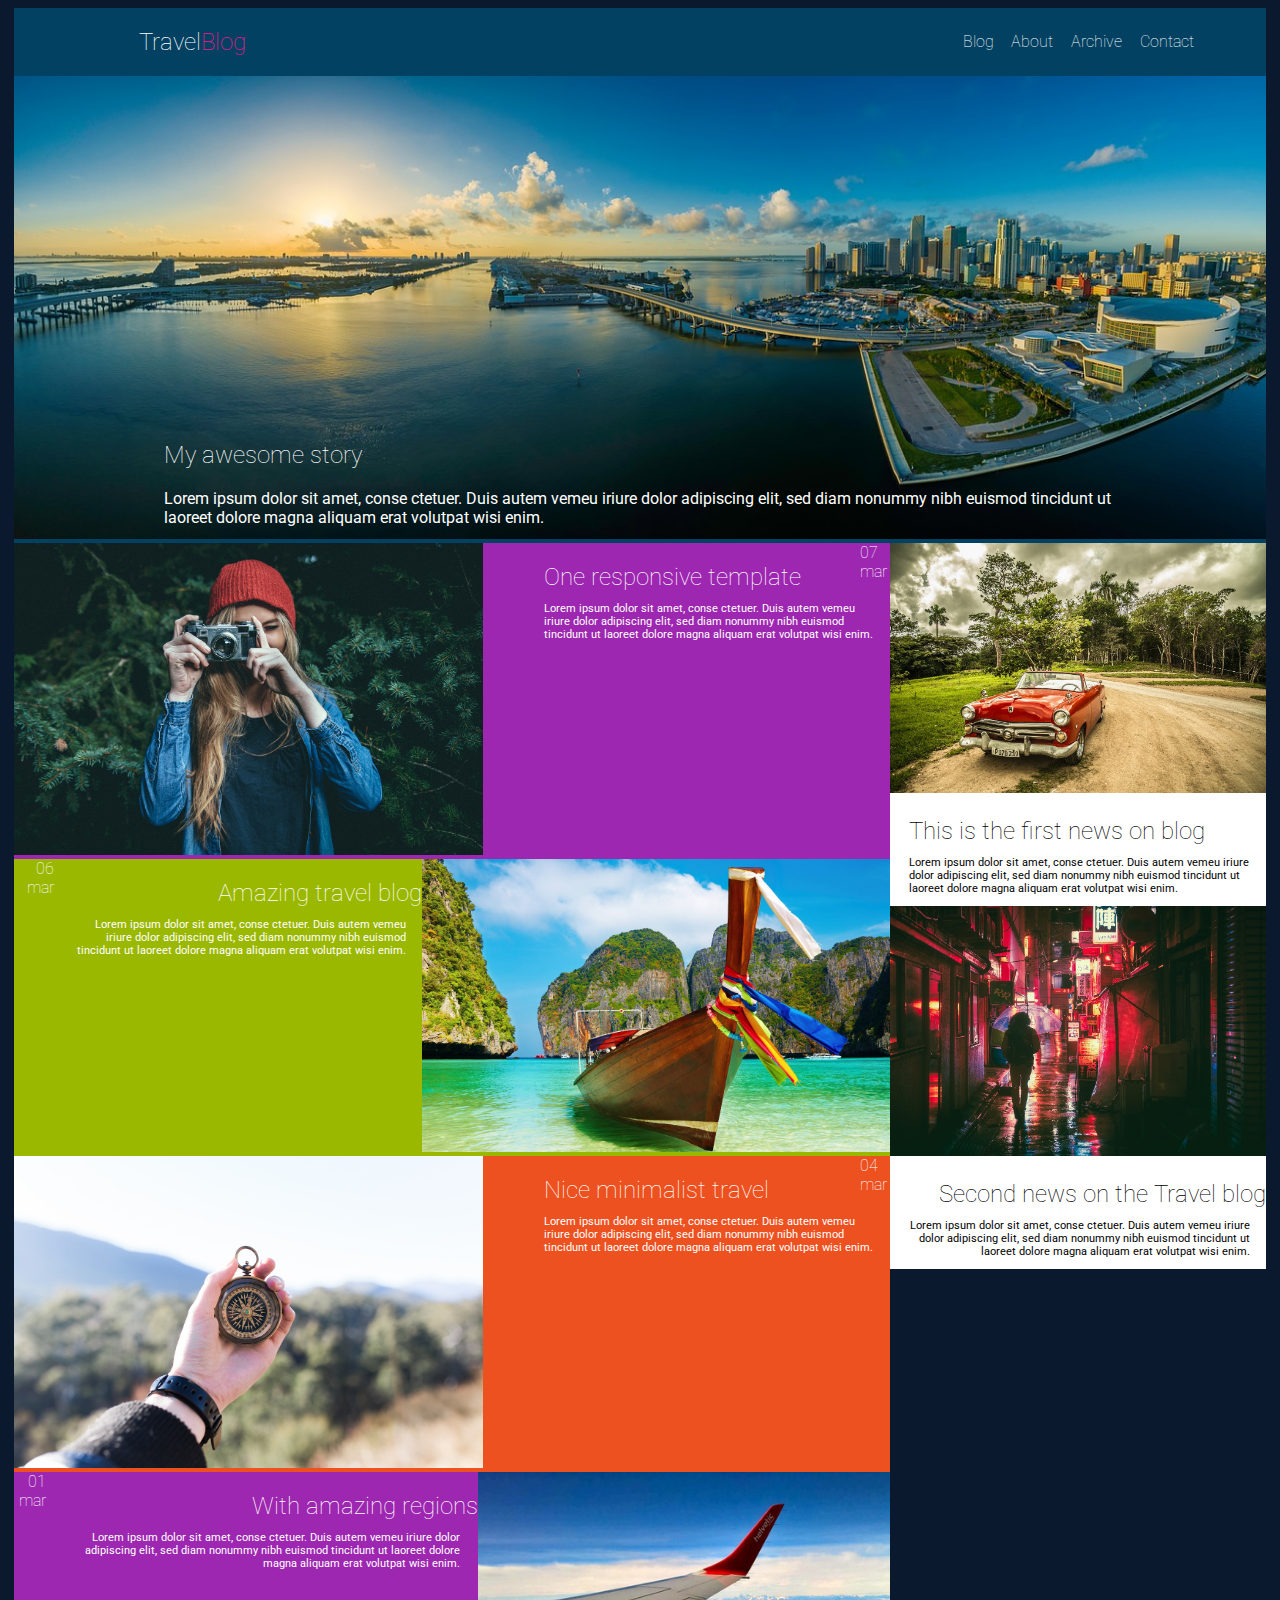
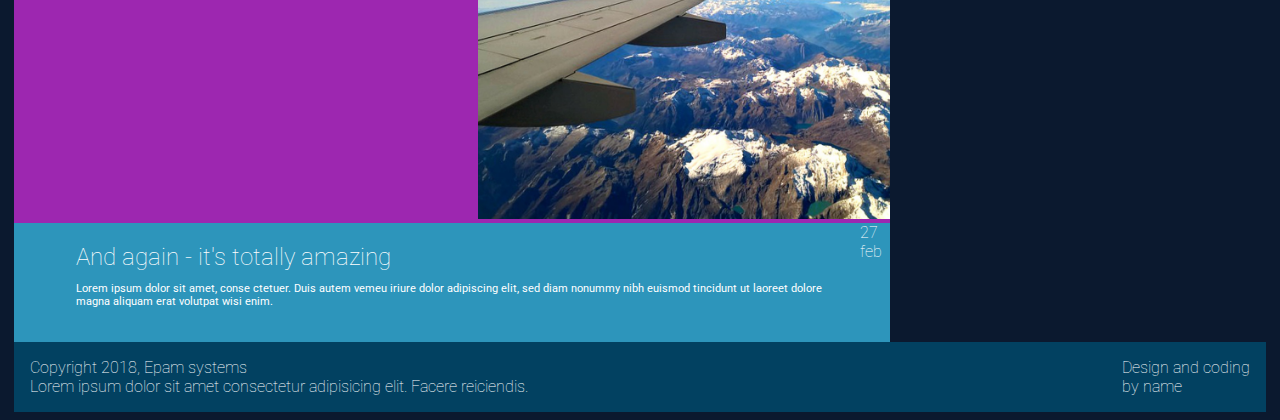
<file: FL12_HW5/homework/index.html>
<!DOCTYPE html>
<html lang="zxx">
<head>
  <meta charset="UTF-8">
  <meta name="viewport" content="width=device-width, initial-scale=1.0">
  <meta http-equiv="X-UA-Compatible" content="ie=edge">
  <link rel="stylesheet" href="css/styles.css">
  <link href='https://fonts.googleapis.com/css?family=Roboto:400,100,300,700&subset=latin,latin-ext' rel='stylesheet' type='text/css'>      
  <title>Responsive</title>
</head>
<body>
  <div class="wrapper">
    <div class="header">
      <div class="navigation">
        <div class="sandwich">
          <div class="sandwich-white-stripe"></div>
          <div class="sandwich-white-stripe"></div>
          <div class="sandwich-white-stripe"></div>
        </div>
        <div class="navigation-header">
          <h2><a href="#">Travel<span>Blog</span></a></h2>
        </div>
        <ul class="nav">
          <li><a href="#">Blog</a></li>
          <li><a href="#">About</a></li>
          <li><a href="#">Archive</a></li>
          <li><a href="#">Contact</a></li>
        </ul>
      </div>
      <div class="hero">
        <img src="img/post0.jpg" alt="post0">
        <div class="hero-text">
          <h2>My awesome story</h2>
          <p>Lorem ipsum dolor sit amet, conse ctetuer. Duis autem vemeu iriure dolor adipiscing elit, sed diam nonummy nibh euismod tincidunt ut laoreet dolore magna aliquam erat volutpat wisi enim.</p>
        </div>
      </div>
    </div>
    <div class="main-content">
      <div class="articles">
        <article class="post-5 left-column">
          <div class="post">
            <h2><a href="#">And again - it's totally amazing</a></h2>
            <p>Lorem ipsum dolor sit amet, conse ctetuer. Duis autem vemeu iriure dolor adipiscing elit, sed diam nonummy nibh euismod tincidunt ut laoreet dolore magna aliquam erat volutpat wisi enim.</p>
            <div class="date">
              <p>27<br>feb</p>
            </div>
          </div>
        </article>
        <article class="post-4 left-column">
          <div class="img-container">
            <a href="#"><img src="img/post4.jpg" alt="post4"></a>
          </div>
          <div class="post">
            <h2><a href="#">With amazing regions</a></h2>
            <p>Lorem ipsum dolor sit amet, conse ctetuer. Duis autem vemeu iriure dolor adipiscing elit, sed diam nonummy nibh euismod tincidunt ut laoreet dolore magna aliquam erat volutpat wisi enim.</p>
            <div class="date">
              <p>01<br>mar</p>
            </div>
          </div>
        </article>
        <article class="post-3 left-column">
          <div class="img-container">
            <a href="#"><img src="img/post3.jpg" alt="post3"></a>
          </div>
          <div class="post">
            <h2><a href="#">Nice minimalist travel</a></h2>
            <p>Lorem ipsum dolor sit amet, conse ctetuer. Duis autem vemeu iriure dolor adipiscing elit, sed diam nonummy nibh euismod tincidunt ut laoreet dolore magna aliquam erat volutpat wisi enim.</p>
            <div class="date">
              <p>04<br>mar</p>
            </div>
          </div>
        </article>
        <article class="post-2 left-column">
          <div class="img-container">
            <a href="#"><img src="img/post2.jpg" alt="post2"></a>
          </div>
          <div class="post">
            <h2><a href="#">Amazing travel blog</a></h2>
            <p>Lorem ipsum dolor sit amet, conse ctetuer. Duis autem vemeu iriure dolor adipiscing elit, sed diam nonummy nibh euismod tincidunt ut laoreet dolore magna aliquam erat volutpat wisi enim.</p>
            <div class="date">
              <p>06<br>mar</p>
            </div>
          </div>
        </article>
        <article class="post-1 left-column">
          <div class="img-container">
            <a href="#"><img src="img/post1.jpg" alt="post1"></a>
          </div>
          <div class="post">
            <h2><a href="#">One responsive template</a></h2>
            <p>Lorem ipsum dolor sit amet, conse ctetuer. Duis autem vemeu iriure dolor adipiscing elit, sed diam nonummy nibh euismod tincidunt ut laoreet dolore magna aliquam erat volutpat wisi enim.</p>
            <div class="date">
              <p>07<br>mar</p>
            </div>
          </div>
        </article>
      </div>
      <aside class="right-column">
        <article class="news-1">
          <div class="img-container">
            <img src="img/news1.jpg" alt="news1">
          </div>
          <div class="post news">
            <h2>This is the first news on blog</h2>
            <p>Lorem ipsum dolor sit amet, conse ctetuer. Duis autem vemeu iriure dolor adipiscing elit, sed diam nonummy nibh euismod tincidunt ut laoreet dolore magna aliquam erat volutpat wisi enim.</p>
          </div>
        </article>
        <article class="news-2">
          <div class="img-container">
            <img src="img/news2.jpg" alt="news2">
          </div>
          <div class="post news">
            <h2>Second news on the Travel blog</h2>
            <p>Lorem ipsum dolor sit amet, conse ctetuer. Duis autem vemeu iriure dolor adipiscing elit, sed diam nonummy nibh euismod tincidunt ut laoreet dolore magna aliquam erat volutpat wisi enim.</p>
          </div>
        </article>
      </aside>
    </div>
    <footer>
      <div class="left-footer">
        <p>Copyright 2018, Epam systems <br>
          Lorem ipsum dolor sit amet consectetur adipisicing elit. Facere reiciendis. </p>
      </div>
      <div class="right-footer">
        <p>Design and coding <br>
          by name</p>
      </div>
    </footer>
  </div>
</body>
</html>
</file>
<file: FL12_HW1/style.css>
html,body,div,span,applet,object,iframe,h1,h2,h3,h4,h5,h6,p,blockquote,pre,a,abbr,acronym,address,big,cite,code,del,dfn,em,font,img,ins,kbd,q,s,samp,small,strike,strong,sub,sup,tt,var,b,u,i,center,dl,dt,dd,ol,ul,li,fieldset,form,label,legend,table,caption,tbody,tfoot,thead,tr,th,td{background:transparent;border:0;margin:0;padding:0;vertical-align:baseline}body{line-height:1}h1,h2,h3,h4,h5,h6{clear:both;font-weight:normal}ol,ul{list-style:none}blockquote{quotes:none}blockquote:before,blockquote:after{content:'';content:none}del{text-decoration:line-through}table{border-collapse:collapse;border-spacing:0}a img{border:0}#container{float:left;margin:0 -240px 0 0;width:100%}#primary,#secondary{float:right;overflow:hidden;width:220px}#secondary{clear:right}#footer{clear:both;width:100%}.one-column #content{margin:0 auto;width:640px}.single-attachment #content{margin:0 auto;width:900px}body,input,textarea,.page-title span,.pingback a.url{font-family:Georgia,"Bitstream Charter",serif}h3#comments-title,h3#reply-title,#access .menu,#access div.menu ul,#cancel-comment-reply-link,.form-allowed-tags,#site-info,#site-title,#wp-calendar,.comment-meta,.comment-body tr th,.comment-body thead th,.entry-content label,.entry-content tr th,.entry-content thead th,.entry-meta,.entry-title,.entry-utility,#respond label,.navigation,.page-title,.pingback p,.reply,.widget-title,.wp-caption-text{font-family:"Helvetica Neue",Arial,Helvetica,"Nimbus Sans L",sans-serif}input[type="submit"]{font-family:"Helvetica Neue",Arial,Helvetica,"Nimbus Sans L",sans-serif}pre{font-family:"Courier 10 Pitch",Courier,monospace}code{font-family:Monaco,Consolas,"Andale Mono","DejaVu Sans Mono",monospace}#access .menu-header,div.menu,#colophon,#branding,#main,#wrapper{margin:0 auto;width:940px}#wrapper{background:#fff;margin-top:20px;padding:0 20px}#footer-widget-area{overflow:hidden}#footer-widget-area .widget-area{float:left;margin-right:20px;width:220px}#footer-widget-area #fourth{margin-right:0}#site-info{float:left;font-size:14px;font-weight:bold;width:700px}#site-generator{float:right;width:220px}body{background:#f1f1f1}body,input,textarea{color:#666;font-size:12px;line-height:18px}hr{background-color:#e7e7e7;border:0;clear:both;height:1px;margin-bottom:18px}p{margin-bottom:18px}ul{list-style:square;margin:0 0 18px 1.5em}ol{list-style:decimal;margin:0 0 18px 1.5em}ol ol{list-style:upper-alpha}ol ol ol{list-style:lower-roman}ol ol ol ol{list-style:lower-alpha}ul ul,ol ol,ul ol,ol ul{margin-bottom:0}dl{margin:0 0 24px 0}dt{font-weight:bold}dd{margin-bottom:18px}strong{font-weight:bold}cite,em,i{font-style:italic}big{font-size:131.25%}ins{background:#ffc;text-decoration:none}blockquote{font-style:italic;padding:0 3em}blockquote cite,blockquote em,blockquote i{font-style:normal}pre{background:#f7f7f7;color:#222;line-height:18px;margin-bottom:18px;overflow:auto;padding:1.5em}abbr,acronym{cursor:help}sup,sub{height:0;line-height:1;position:relative;vertical-align:baseline}sup{bottom:1ex}sub{top:.5ex}small{font-size:smaller}input{margin-bottom:10px}input[type="text"],input[type="password"],input[type="email"],input[type="url"],input[type="number"],textarea{background:#f9f9f9;border:1px solid #ccc;box-shadow:inset 1px 1px 1px rgba(0,0,0,0.1);-moz-box-shadow:inset 1px 1px 1px rgba(0,0,0,0.1);-webkit-box-shadow:inset 1px 1px 1px rgba(0,0,0,0.1);padding:2px}a:link{color:#06c}a:visited{color:#743399}a:active,a:hover{color:#ff4b33}.screen-reader-text{clip:rect(1px,1px,1px,1px);overflow:hidden;position:absolute !important;height:1px;width:1px}#header{padding:30px 0 0 0}#site-title{float:left;font-size:30px;line-height:36px;margin:0 0 18px 0;width:700px}#site-title a{color:#000;font-weight:bold;text-decoration:none}#site-description{color:#000;clear:right;float:right;font-style:italic;margin:15px 0 18px 0;opacity:.65;width:220px}#branding img{border-top:4px solid #000;border-bottom:1px solid #000;display:block;float:left}#access{background:#000;display:block;float:left;margin:0 auto;width:940px}#access .menu-header,div.menu{font-size:13px;margin-left:12px;width:928px}#access .menu-header ul,div.menu ul{list-style:none;margin:0}#access .menu-header li,div.menu li{float:left;position:relative}#access a{color:#aaa;display:block;line-height:38px;padding:0 10px;text-decoration:none}#access ul ul{box-shadow:0 3px 3px rgba(0,0,0,0.2);-moz-box-shadow:0 3px 3px rgba(0,0,0,0.2);-webkit-box-shadow:0 3px 3px rgba(0,0,0,0.2);display:none;position:absolute;top:38px;left:0;float:left;width:180px;z-index:99999}#access ul ul li{min-width:180px}#access ul ul ul{left:100%;top:0}#access ul ul a{background:#333;line-height:1em;padding:10px;width:160px;height:auto}#access li:hover>a,#access ul ul:hover>a{background:#333;color:#fff}#access ul li:hover>ul{display:block}#access ul li.current_page_item>a,#access ul li.current_page_ancestor>a,#access ul li.current-menu-ancestor>a,#access ul li.current-menu-item>a,#access ul li.current-menu-parent>a{color:#fff}* html #access ul li.current_page_item a,* html #access ul li.current_page_ancestor a,* html #access ul li.current-menu-ancestor a,* html #access ul li.current-menu-item a,* html #access ul li.current-menu-parent a,* html #access ul li a:hover{color:#fff}#main{clear:both;overflow:hidden;padding:40px 0 0 0}#content{margin-bottom:36px}#content,#content input,#content textarea{color:#333;font-size:16px;line-height:24px}#content p,#content ul,#content ol,#content dd,#content pre,#content hr{margin-bottom:24px}#content ul ul,#content ol ol,#content ul ol,#content ol ul{margin-bottom:0}#content pre,#content kbd,#content tt,#content var{font-size:15px;line-height:21px}#content code{font-size:13px}#content dt,#content th{color:#000}#content h1,#content h2,#content h3,#content h4,#content h5,#content h6{color:#000;line-height:1.5em;margin:0 0 20px 0}#content table{border:1px solid #e7e7e7;margin:0 -1px 24px 0;text-align:left;width:100%}#content tr th,#content thead th{color:#777;font-size:12px;font-weight:bold;line-height:18px;padding:9px 24px;border-right:1px solid #e7e7e7}#content tr td{border-top:1px solid #e7e7e7;padding:6px 24px;border-right:1px solid #e7e7e7}#content tr.odd td{background:#f2f7fc}.hentry{margin:0 0 48px 0}.home .sticky{background:#f2f7fc;border-top:4px solid #000;margin-left:-20px;margin-right:-20px;padding:18px 20px}.single .hentry{margin:0 0 36px 0}.page-title{color:#000;font-size:14px;font-weight:bold;margin:0 0 36px 0}.page-title span{color:#333;font-size:16px;font-style:italic;font-weight:normal}.page-title a:link,.page-title a:visited{color:#777;text-decoration:none}.page-title a:active,.page-title a:hover{color:#ff4b33}#content .entry-title{color:#000;font-size:21px;font-weight:bold;line-height:1.3em;margin-bottom:0}.entry-title a:link,.entry-title a:visited{color:#000;text-decoration:none}.entry-title a:active,.entry-title a:hover{color:#ff4b33}.entry-meta{color:#777;font-size:12px}.entry-meta abbr,.entry-utility abbr{border:0}.entry-meta abbr:hover,.entry-utility abbr:hover{border-bottom:1px dotted #666}.single-author .by-author{position:absolute !important;clip:rect(1px 1px 1px 1px);clip:rect(1px,1px,1px,1px)}.entry-content,.entry-summary{clear:both;padding:12px 0 0 0}.entry-content .more-link{white-space:nowrap}#content .entry-summary p:last-child{margin-bottom:12px}.entry-content fieldset{border:1px solid #e7e7e7;margin:0 0 24px 0;padding:24px}.entry-content fieldset legend{background:#fff;color:#000;font-weight:bold;padding:0 24px}.entry-content input{margin:0 0 24px 0}.entry-content input.file,.entry-content input.button{margin-right:24px}.entry-content label{color:#777;font-size:12px}.entry-content select{margin:0 0 24px 0}.entry-content sup,.entry-content sub{font-size:10px}.entry-content blockquote.left{float:left;margin-left:0;margin-right:24px;text-align:right;width:33%}.entry-content blockquote.right{float:right;margin-left:24px;margin-right:0;text-align:left;width:33%}.page-link{clear:both;color:#000;font-weight:bold;line-height:48px;word-spacing:.5em}.page-link a:link,.page-link a:visited{background:#f1f1f1;color:#333;font-weight:normal;padding:.5em .75em;text-decoration:none}.home .sticky .page-link a{background:#d9e8f7}.page-link a:active,.page-link a:hover{color:#ff4b33}body.page .edit-link{clear:both;display:block}#entry-author-info{background:#f2f7fc;border-top:4px solid #000;clear:both;font-size:14px;line-height:20px;margin:24px 0;overflow:hidden;padding:18px 20px}#entry-author-info #author-avatar{background:#fff;border:1px solid #e7e7e7;float:left;height:60px;margin:0 -104px 0 0;padding:11px}#entry-author-info #author-description{float:left;margin:0 0 0 104px}#entry-author-info h2{color:#000;font-size:100%;font-weight:bold;margin-bottom:0}.entry-utility{clear:both;color:#777;font-size:12px;line-height:18px}.entry-meta a,.entry-utility a{color:#777}.entry-meta a:hover,.entry-utility a:hover{color:#ff4b33}#content .video-player{padding:0}.format-standard .wp-video,.format-standard .wp-audio-shortcode,.format-audio .wp-audio-shortcode,.format-standard .video-player{margin-bottom:24px}.home #content .format-aside p,.home #content .category-asides p{font-size:14px;line-height:20px;margin-bottom:10px;margin-top:0}.format-gallery .size-thumbnail img,.category-gallery .size-thumbnail img{border:10px solid #f1f1f1;margin-bottom:0}.format-gallery .gallery-thumb,.category-gallery .gallery-thumb{float:left;margin-right:20px;margin-top:-4px}.home #content .format-gallery .entry-utility,.home #content .category-gallery .entry-utility{padding-top:4px}.attachment .entry-content .entry-caption{font-size:140%;margin-top:24px}.attachment .entry-content .nav-previous a:before{content:'\2190\00a0'}.attachment .entry-content .nav-next a:after{content:'\00a0\2192'}#content img.size-auto,#content img.size-full,#content img.size-large,#content img.size-medium,#content .entry-attachment img,#content .widget-container img{max-width:100%;height:auto}#ie8 #content img.size-auto,#ie8 #content img.size-full,#ie8 #content img.size-large,#ie8 #content img.size-medium,#ie8 #content .entry-attachment img{width:auto}.alignleft,img.alignleft{display:inline;float:left;margin-right:24px;margin-top:4px}.alignright,img.alignright{display:inline;float:right;margin-left:24px;margin-top:4px}.aligncenter,img.aligncenter{clear:both;display:block;margin-left:auto;margin-right:auto}img.alignleft,img.alignright,img.aligncenter{margin-bottom:12px}.wp-caption{background:#f1f1f1;line-height:18px;margin-bottom:20px;max-width:100%;padding:4px;text-align:center}.wp-caption img{margin:5px 5px 0;max-width:622px}.wp-caption p.wp-caption-text{color:#777;font-size:12px;margin:5px}.wp-smiley{margin:0}.gallery{margin:0 auto 18px}.gallery .gallery-item{float:left;margin-top:0;text-align:center}.gallery-columns-1 .gallery-item{width:100%}.gallery-columns-2 .gallery-item{width:50%}.gallery-columns-3 .gallery-item{width:33%}.gallery-columns-4 .gallery-item{width:25%}.gallery-columns-5 .gallery-item{width:20%}.gallery-columns-6 .gallery-item{width:16%}.gallery-columns-7 .gallery-item{width:14%}.gallery-columns-8 .gallery-item{width:12%}.gallery-columns-9 .gallery-item{width:11%}.gallery-columns-1 img{max-width:620px}.gallery-columns-2 img{max-width:288px}.gallery-columns-3 img{max-width:177px}.gallery-columns-4 img{max-width:122px}.gallery-columns-5 img{max-width:88px}.gallery-columns-6 img{max-width:66px}.gallery-columns-7 img{max-width:50px}.gallery-columns-8 img{max-width:39px}.gallery-columns-9 img{max-width:29px}.gallery-item img{height:auto}.gallery-columns-2 .attachment-medium{max-width:92%;height:auto}.gallery-columns-4 .attachment-thumbnail{max-width:84%;height:auto}.gallery .gallery-caption{color:#777;font-size:12px;margin:0 0 12px}.gallery dl{margin:0}.gallery img{border:10px solid #f1f1f1}.gallery br+br{display:none}#content .entry-attachment img{display:block;margin:0 auto}.navigation{color:#777;font-size:12px;line-height:18px;overflow:hidden}.navigation a:link,.navigation a:visited{color:#777;text-decoration:none}.navigation a:active,.navigation a:hover{color:#ff4b33}.nav-previous{float:left;width:50%}.nav-next{float:right;text-align:right;width:50%}#nav-above{margin:0 0 18px 0}#nav-above{display:none}.paged #nav-above,.single #nav-above{display:block}#nav-below{margin:-18px 0 0 0}#comments{clear:both}#comments .navigation{padding:0 0 18px 0}h3#comments-title,h3#reply-title{color:#000;font-size:20px;font-weight:bold;margin-bottom:0}h3#comments-title{padding:24px 0}.commentlist{list-style:none;margin:0}.commentlist li.comment{border-bottom:1px solid #e7e7e7;line-height:24px;margin:0 0 24px 0;padding:0 0 0 56px;position:relative}.commentlist li:last-child{border-bottom:0;margin-bottom:0}#comments .comment-body ul,#comments .comment-body ol{margin-bottom:18px}#comments .comment-body p:last-child{margin-bottom:6px}#comments .comment-body blockquote p:last-child{margin-bottom:24px}.commentlist ol{list-style:decimal}.commentlist .avatar{position:absolute;top:4px;left:0}.comment-author cite{color:#000;font-style:normal;font-weight:bold}.comment-author .says{font-style:italic}.comment-meta{font-size:12px;margin:0 0 18px 0}.comment-meta a:link,.comment-meta a:visited{color:#777;text-decoration:none}.comment-meta a:active,.comment-meta a:hover{color:#ff4b33}.commentlist .bypostauthor>div{background:#f2f7fc;border-top:4px solid #000;margin-bottom:10px;padding:10px 0 0 20px}.reply{font-size:12px;padding:0 0 24px 0}.reply a,a.comment-edit-link{color:#777}.reply a:hover,a.comment-edit-link:hover{color:#ff4b33}.commentlist .children{list-style:none;margin:0}.commentlist .children li{border:0;margin:0}.nopassword,.nocomments{display:none}#comments .pingback{border-bottom:1px solid #e7e7e7;margin-bottom:18px;padding-bottom:18px}.commentlist li.comment+li.pingback{margin-top:-6px}#comments .pingback p{color:#777;display:block;font-size:12px;line-height:18px;margin:0}#comments .pingback .url{font-size:13px;font-style:italic}input[type="submit"]{color:#333}form{text-align:right}input{width:200px}#respond{border-top:1px solid #e7e7e7;margin:24px 0;overflow:hidden;position:relative}#respond p{margin:0}#respond .comment-notes{margin-bottom:1em}.form-allowed-tags{line-height:1em}.children #respond{margin:0 48px 0 0}h3#reply-title{margin:18px 0}#comments-list #respond{margin:0 0 18px 0}#comments-list ul #respond{margin:0}#cancel-comment-reply-link{font-size:12px;font-weight:normal;line-height:18px}#respond .required{color:#ff4b33;font-weight:bold}#respond label{color:#777;font-size:12px}#respond input{margin:0 0 9px;width:98%}#respond textarea{width:98%}#respond .form-allowed-tags{color:#777;font-size:12px;line-height:18px}#respond .form-allowed-tags code{font-size:11px}#respond .form-submit{margin:12px 0}#respond .form-submit input{font-size:14px;width:auto}.widget-area ul{list-style:none;margin-left:0}.widget-area ul ul{list-style:square;margin-left:1.3em}.widget-area select{max-width:100%}.widget_search #s{width:60%}.widget_search label{display:none}.widget-container{word-wrap:break-word;-webkit-hyphens:auto;-moz-hyphens:auto;hyphens:auto;margin:0 0 18px 0}.widget-container .wp-caption img{margin:auto}.widget-container.widget_image .wp-caption{width:auto}.widget-container.widget_image .wp-caption img{margin-left:-8px}.widget-title{color:#222;font-size:14px;font-weight:bold}.widget-area a:link,.widget-area a:visited{text-decoration:none}.widget-area a:active,.widget-area a:hover{text-decoration:underline}.widget-area .entry-meta{font-size:11px}#wp_tag_cloud div{line-height:1.6em}#wp-calendar{width:100%}#wp-calendar caption{color:#222;font-size:14px;font-weight:bold;padding-bottom:4px;text-align:left}#wp-calendar thead{font-size:11px}#wp-calendar tbody{color:#aaa}#wp-calendar tbody td{background:#f5f5f5;border:1px solid #fff;padding:3px 0 2px;text-align:center}#wp-calendar tbody .pad{background:0}#wp-calendar tfoot #next{text-align:right}.widget_rss a.rsswidget{color:#000}.widget_rss a.rsswidget:hover{color:#ff4b33}.widget_rss .widget-title img{width:11px;height:11px}#main .widget-area ul{margin-left:0;padding:0 20px 0 0}#main .widget-area ul ul{border:0;margin-left:1.3em;padding:0}#main .widget-container.music-player ul{margin:0}#footer{margin-bottom:20px}#colophon{border-top:4px solid #000;margin-top:-4px;overflow:hidden;padding:18px 0}#site-info{font-weight:bold}#site-info a{color:#000;text-decoration:none}#site-generator{font-style:italic;position:relative}#site-generator a{background:url(images/wordpress.png) center left no-repeat;color:#666;display:inline-block;line-height:16px;padding-left:20px;text-decoration:none}#site-generator a:hover{text-decoration:underline}img#wpstats{display:block;margin:0 auto 10px}pre{-webkit-text-size-adjust:140%}code{-webkit-text-size-adjust:160%}#access,.entry-meta,.entry-utility,.navigation,.widget-area{-webkit-text-size-adjust:120%}#site-description{-webkit-text-size-adjust:none}@media print{body{background:none !important}#wrapper{clear:both !important;display:block !important;float:none !important;position:relative !important}#header{border-bottom:2pt solid #000;padding-bottom:18pt}#colophon{border-top:2pt solid #000}#site-title,#site-description{float:none;line-height:1.4em;margin:0;padding:0}#site-title{font-size:13pt}.entry-content{font-size:14pt;line-height:1.6em}.entry-title{font-size:21pt}#access,#branding img,#respond,.comment-edit-link,.edit-link,.navigation,.page-link,.widget-area{display:none !important}#container,#header,#footer{margin:0;width:100%}#content,.one-column #content{margin:24pt 0 0;width:100%}.wp-caption p{font-size:11pt}#site-info,#site-generator{float:none;width:auto}#colophon{width:auto}img#wpstats{display:none}#site-generator a{margin:0;padding:0}#entry-author-info{border:1px solid #e7e7e7}#main{display:inline}.home .sticky{border:0}}img{width:140px;vertical-align:middle;display:block;margin:0 auto;margin-left:calc(50% - 50px);margin-bottom:20px}nav>a{padding:10px;color:#0279c1}nav>a b:hover{color:#00527a}nav>a:visited{color:#0279c1}article{padding-left:10px}footer{margin-top:20px;padding:40px 20px;text-align:center;background:#3333}
</file>
<file: FL12_HW2/homework/css/general.css>
/* 

please don't edit this styles

*/

h2.tm-section-title {
    color: lightskyblue;
}

a:focus {
    color: #666;
    outline: 0
}

ul {
    padding: 0;
    margin: 0
}

body {
    background-color: #f5f5f5;
    color: #000;
    font-family: 'Open Sans', Helvetica, Arial, sans-serif;
    font-size: 16px;
    font-weight: 300;
    padding-top: 30px;
    overflow-x: hidden
}

section:before {
    position: absolute;
    z-index: 1
}

.box,
.tm-content-box,
.tm-main-nav {
    background-color: #fff
}

.tm-sidebar {
    z-index: 10;
    position: fixed;
    left: 0;
    right: 0;
    top: 0;
    width: 100%;
}

.tm-sidebar ul{
    margin: 0px;
    display: flex;
}

.tm-main-nav {
    font-size: 1.5em;
    text-align: center
}

.tm-nav-item {
    list-style: none;
    width: 100%;
}

.tm-nav-item-link {
    border: 1px solid transparent;
    color: #666;
    display: block;
    padding: 10px;
    width: 100%;
    -webkit-transition: all .3s ease;
    transition: all .3s ease
}

.carousel-indicators li,
.tm-banner-inner {
    border: 1px solid lightgrey
}


.tm-nav-item-link.active,
.tm-nav-item-link:hover {
    color: #666;
    text-decoration: none;
}

.tm-nav-item-link:focus {
    text-decoration: none
}

.tm-banner-text,
.tm-banner-title,
.tm-section-title {
    color: #666;
    font-weight: 300;
    margin: 0
}

.tm-section-title {
    margin-bottom: 20px
}

.tm-section-title-box {
    margin-bottom: 0
}

.tm-banner-title {
    font-size: 3.3em;
    letter-spacing: 2px;
    text-transform: uppercase
}

.tm-main-content {
    padding-top: 70px;
}

.tm-content-box {
    overflow: hidden;
    margin-bottom: 30px
}

.padding-medium {
    padding: 40px
}

.tm-banner {
    padding: 30px
}

.tm-banner-inner {
    padding: 30px 0;
    height: 100%;
    text-align: center;
    display: flex;
    -webkit-box-orient: vertical;
    -webkit-box-direction: normal;
    -webkit-flex-direction: column;
    -ms-flex-direction: column;
    flex-direction: column;
    -webkit-box-align: center;
    -webkit-align-items: center;
    -ms-flex-align: center;
    align-items: center;
    -webkit-box-pack: center;
    -webkit-justify-content: center;
    -ms-flex-pack: center;
    justify-content: center
}

.tm-banner-inner img{
    width: 120px;
}

.tm-banner-text {
    font-size: 1.4em
}

.boxes,
.tm-box-bg-title {
    display: -webkit-box;
    display: -webkit-flex;
    display: -ms-flexbox
}

/*.flex-item {*/
    /*-webkit-box-flex: 0 1 auto;*/
    /*-webkit-flex: 0 1 auto;*/
    /*-ms-flex: 0 1 auto;*/
    /*flex: 0 1 auto*/
/*}*/

.section-description {
    line-height: 1.8;
    margin-bottom: 25px
}

.section-description:last-child {
    margin-bottom: 0
}

.tm-team-description-container {
    max-width: 500px
}

.tm-team-info {
    display: flex
}

.box {
    list-style: none;
    width: 33.3333%;
    height: auto;
}

.box-bg {
    position: relative
}

.box-img {
    width: 100%;
}

.tm-box-bg-title {
    position: absolute;
    top: 0;
    right: 0;
    bottom: 0;
    left: 0;
    display: flex;
    -webkit-box-align: center;
    -webkit-align-items: center;
    -ms-flex-align: center;
    align-items: center;
    -webkit-box-pack: center;
    -webkit-justify-content: center;
    -ms-flex-pack: center;
    justify-content: center
}

.boxes {
    display: flex;
    -webkit-flex-wrap: wrap;
    -ms-flex-wrap: wrap;
    flex-wrap: wrap
}

.gallery-container a {
    cursor: -webkit-zoom-in;
    cursor: zoom-in
}

.carousel {
    position: relative;
    height: auto;
    padding: 50px 50px 80px;
    text-align: center
}

.carousel-indicators {
    bottom: 30px
}

.carousel-content {
    color: #000;
    display: -webkit-box;
    display: -webkit-flex;
    display: -ms-flexbox;
    display: flex;
    -webkit-box-align: center;
    -webkit-align-items: center;
    -ms-flex-align: center;
    align-items: center
}

.carousel-indicators .active {
    background-color: lightgrey
}

.contact-form {
    overflow: hidden
}

.form-control {
    border-radius: 0;
    font-size: 1em
}

.form-control:focus {
    border-color: lightgrey;
    box-shadow: inset 0 1px 1px rgba(0, 0, 0, .075), 0 0 8px rgba(153, 153, 153, .45)
}

.form-group {
    margin-bottom: 20px
}

.form-group-2-col-left {
    padding-left: 0;
    padding-right: 5px
}

.form-group-2-col-right {
    padding-right: 0;
    padding-left: 5px
}

.mandatory-field:after {
    position: absolute;
    top: 0;
    right: 7px
}

.carousel-inner>.carousel-item>a>img, .carousel-inner>.carousel-item>img, .img-contact-us {
    width: 100%;
}

.tm-footer {
    color: #666;
    padding-bottom: 15px
}
</file>
<file: FL12_HW2/homework/css/style.css>
@media print {
    body {
        display: flex;
        justify-content: center;
        }
    *{
        padding: 0 0 !Important;
        margin: 5px auto !Important;
    }
    .tm-sidebar,.tm-team-img,
    #about, .blocks .tm-content-box,
    .carousel-indicators, section.tm-content-box:last-of-type {
        display: none;
    }
    .tm-team-description-container {
        max-width: 100%;
        text-align: center;
    }
    .tm-content-box ol li {
        list-style-type: none;
        width: 50%;
    }
    .tm-content-box ol li:nth-child(odd) {
        text-align: right;
    }
    h2 {
        text-transform: uppercase;
        text-align: center;
        color: lightskyblue;
        font-weight: 300;
    }
    .blocks .tm-team-description-container p:nth-child(3){
        word-spacing: 8px;
        letter-spacing: 3px;
        font-style: italic;
    }
}
.tm-nav-item-link:hover {
        background-color: lightskyblue;
        color: #fff;
}
.tm-banner {
    background: linear-gradient(90deg, lightskyblue, burlywood);
}
.tm-banner-inner {
    background: #fff;
    text-shadow: 3px 3px 3px #333;
}
@keyframes moving{
    from{
        margin-left:200px;
    }
    to{
        margin-left:0px;
    }
}
.tm-banner-text{
    animation: moving 3s infinite ease-in-out;
}
div.tm-content-box.flex-2-col {
    display: flex;
    justify-content: space-between;
}
div.padding-medium.flex-item.tm-team-description-container {
    display: flex;
    flex-direction: column;
    justify-content: center;
}
div.padding-medium.flex-item.tm-team-description-container h2 {
    text-align: center;
}
div.padding-medium.flex-item.tm-team-description-container p {
    text-align: center;
}
body > div > div.tm-main-content > section:nth-child(2) > div.tm-content-box.flex-2-col > div.flex-item.tm-team-img > img {
    box-sizing: content-box;
    width: 100%;
}
.box-bg:hover{
    background: lightgrey;
    color: lightskyblue;
    font-style: italic;
}
.heading  h2{
    text-align: center;
    color: lightskyblue;
}
.heading.tm-content-box ol{
    list-style-type: lower-alpha;
}
.heading.tm-content-box ol li:hover::before {
    content: ">";
}
.heading.tm-content-box ol li:nth-child(1)::after, .heading.tm-content-box ol li:nth-child(3)::after {
    content: "New";
    color: red;
    font-weight: bold;
    vertical-align: super;
    font-variant: small-caps;
    font-size: 10px;
}
section.blocks > div.padding-medium.flex-item.tm-team-description-container > p:nth-child(3) {
    letter-spacing: 5px;
    word-spacing: 10px;
    font-style: italic;
    text-align: left;
}
body > div > div.tm-main-content > section.blocks > div.padding-medium.flex-item.tm-team-description-container > h2 {
    text-align: left;
}
body > div > div.tm-main-content > section.blocks > div.padding-medium.flex-item.tm-team-description-container > p:nth-child(2) {
    text-align: left;
}
.box-work:nth-child(odd){
    background-color: lightskyblue;
    color: #FFF;
}
.box-work p{
    font-style: italic;
}
.box-work p::first-letter{
    font-weight: bold;
}
.box-work{
    padding: 10px 10px;
}
p.tm-section-description {
    text-indent: 25px;
    line-height: 30px;
}
#contact_name, #contact_email, #contact_subject{
    border: none;
    border-bottom: 1px solid lightskyblue;
}
#contact_name:focus, #contact_email:focus, #contact_subject:focus  {
    background: lightskyblue;
}
#contact_message{
    background: url(../img/email-icon.png) bottom 7px right 7px no-repeat;
    background-size: 25px 25px;
}
.submit-btn, #contact_message{
    border:  1px solid lightskyblue;
}
.submit-btn{
    float: right;
    color: lightskyblue;
    background: #fff
}
nav, section, #home {
    box-shadow: 0 0 12px rgba(61, 55, 61, 0.7);
}
section{
    position: relative;
}
section::after{
    content: ' ';
    position: absolute;
    top: 0;
    left: 0;
    border: 20px solid transparent;
    border-left: 20px solid lightskyblue;
    border-top: 20px solid lightskyblue;
}
</file>
<file: FL12_HW3/homework/css/style1.css>
body {
  display: flex;
  flex-direction: column;
  justify-content: center;
  margin: 0 auto;
  background-color: white;
  z-index: 0; }
  body .header {
    height: 719px;
    background: no-repeat center url("../img/m-h-day.jpg");
    background-size: 100%;
    border-radius: 0 0 778px/282px 0;
    width: 1920px; }
    body .header .header-wrap {
      margin: 21px 193px; }
      body .header .header-wrap .header_heading {
        margin-top: 74px;
        margin-bottom: 36px;
        line-height: 72px;
        font-size: 72px;
        width: 504px;
        text-wrap: normal;
        font-family: 'Source Sans Pro', sans-serif;
        font-weight: bolder;
        position: relative;
        color: black; }
      body .header .header-wrap .header_heading:before {
        content: 'awesome';
        position: absolute;
        top: 83px;
        line-height: 0.7;
        background-color: #0ca1c8;
        color: black; }
      body .header .header-wrap .header_text {
        font-family: 'Hind', sans-serif;
        word-spacing: 1.05px;
        line-height: 24px;
        white-space: pre-line;
        margin: 0;
        color: black; }
      body .header .header-wrap div button.header_button {
        height: 48px;
        width: 140px;
        background-color: #699900;
        color: white;
        font-family: 'Hind', sans-serif;
        font-size: 18px;
        border: none;
        border-radius: 2px;
        margin-left: 0px;
        margin-top: 60px; }
      body .header .header-wrap div a.login {
        margin-left: 150px;
        font-size: 19px;
        font-family: 'Hind', sans-serif;
        color: white;
        word-spacing: 1px; }
  body main.section {
    display: flex;
    flex-direction: column;
    width: 1114px;
    margin: 0 402px 0 402px;
    position: relative; }
    body main.section p.section_text {
      text-align: center;
      margin: 39px auto 38px auto;
      font-family: 'Source Sans Pro', sans-serif;
      font-weight: bolder;
      font-size: 41px;
      position: relative;
      color: black; }
    body main.section p.section_text:before {
      content: 'adventure';
      background-color: #0ca1c8;
      position: absolute;
      left: 219px; }
    body main.section .section_card_wrap .section_card {
      display: flex;
      flex-direction: row;
      border-radius: 6px;
      background-color: #1b1e2a;
      color: white;
      margin-bottom: 25px;
      height: 325px; }
      body main.section .section_card_wrap .section_card .section_card_img {
        margin: 19px;
        width: 431px;
        display: block;
        border-radius: 6px; }
      body main.section .section_card_wrap .section_card .section_card_right_container {
        display: flex;
        flex-direction: column;
        align-items: center;
        width: 494px;
        margin-left: 61px; }
        body main.section .section_card_wrap .section_card .section_card_right_container .section_card_heading {
          font-family: 'Source Sans Pro', sans-serif;
          font-size: 26px;
          margin-left: -83px;
          margin-top: 67px; }
        body main.section .section_card_wrap .section_card .section_card_right_container .section_card_text {
          margin-left: 10px;
          margin-top: 13px;
          font-family: 'Hind', sans-serif; }
        body main.section .section_card_wrap .section_card .section_card_right_container .section_link {
          font-family: 'Hind', sans-serif;
          color: white;
          word-spacing: 1px; }
    body main.section .section_banner {
      background: linear-gradient(90deg, #66950d, #2d5bda);
      border-radius: 5px;
      width: 1198px;
      height: 143px;
      margin-left: -41px;
      margin-top: 125px;
      display: flex;
      flex-direction: row;
      z-index: 99; }
      body main.section .section_banner .section_banner_text_wrap {
        margin-left: 161px; }
        body main.section .section_banner .section_banner_text_wrap .section_banner_heading {
          margin-top: 12px;
          padding-top: 12px;
          font-weight: bold;
          font-size: 30px;
          font-family: 'Source Sans Pro', sans-serif;
          position: relative;
          color: black; }
        body main.section .section_banner .section_banner_text_wrap .section_banner_heading:before {
          content: "start";
          line-height: 1.2em;
          position: absolute;
          top: 12px;
          left: 122px;
          background-color: #0ca1c8; }
        body main.section .section_banner .section_banner_text_wrap .section_banner_text {
          font-family: 'Hind', sans-serif;
          color: white;
          margin-top: -14px; }
      body main.section .section_banner .section_banner_button {
        height: 48px;
        width: 140px;
        background-color: #699900;
        color: white;
        font-family: 'Hind', sans-serif;
        font-size: 18px;
        border: none;
        border-radius: 2px;
        margin-left: 325px;
        margin-top: 47px; }
  body main.section:after {
    position: absolute;
    content: '';
    width: 1920px;
    height: 74px;
    background-color: #1b1e2a;
    bottom: 0;
    left: -402px;
    z-index: 98; }
  body .footer {
    width: 1920px; }
    body .footer .footer-wrap {
      display: flex;
      flex-direction: row;
      background-color: #1b1e2a; }
      body .footer .footer-wrap div.footer_logo.landing-logo {
        margin-left: 193px;
        margin-top: 64px; }
      body .footer .footer-wrap .footer_text {
        color: white;
        font-family: 'Hind', sans-serif;
        font-size: 14px;
        width: 291px;
        margin-top: 56px;
        margin-left: 439px;
        line-height: 20px;
        padding-bottom: 58px; }
      body .footer .footer-wrap .footer-cr {
        color: white;
        font-family: 'Hind', sans-serif;
        font-size: 16px;
        margin-left: 470px;
        margin-top: 71px; }

.landing-logo, body .footer .footer-wrap div.footer_logo.landing-logo {
  display: flex;
  flex-direction: row;
  color: black; }
  .landing-logo img, body .footer .footer-wrap div.footer_logo.landing-logo img {
    width: 43px;
    height: 43px; }
  .landing-logo p, body .footer .footer-wrap div.footer_logo.landing-logo p {
    margin: -1px 16px;
    display: flex;
    flex-direction: column;
    font-weight: bold;
    font-size: 23px;
    font-family: 'Source Sans Pro', sans-serif;
    color: black; }
    .landing-logo p span, body .footer .footer-wrap div.footer_logo.landing-logo p span {
      font-weight: normal;
      font-size: 8px;
      text-align: center;
      margin-top: 3px;
      font-family: 'Source Sans Pro', sans-serif;
      color: black; }

/*# sourceMappingURL=style1.css.map */
</file>
<file: FL12_HW3/homework/css/style2.css>
body {
  display: flex;
  flex-direction: column;
  justify-content: center;
  margin: 0 auto;
  background-color: #21232e;
  z-index: 0; }
  body .header {
    height: 719px;
    background: no-repeat center url("../img/m-h-night.jpg");
    background-size: 100%;
    border-radius: 0 0 778px/282px 0;
    width: 1920px; }
    body .header .header-wrap {
      margin: 21px 193px; }
      body .header .header-wrap .header_heading {
        margin-top: 74px;
        margin-bottom: 36px;
        line-height: 72px;
        font-size: 72px;
        width: 504px;
        text-wrap: normal;
        font-family: 'Source Sans Pro', sans-serif;
        font-weight: bolder;
        position: relative;
        color: white; }
      body .header .header-wrap .header_heading:before {
        content: 'awesome';
        position: absolute;
        top: 83px;
        line-height: 0.7;
        background-color: #ff4e33;
        color: white; }
      body .header .header-wrap .header_text {
        font-family: 'Hind', sans-serif;
        word-spacing: 1.05px;
        line-height: 24px;
        white-space: pre-line;
        margin: 0;
        color: white; }
      body .header .header-wrap div button.header_button {
        height: 48px;
        width: 140px;
        background-color: #e3ac00;
        color: white;
        font-family: 'Hind', sans-serif;
        font-size: 18px;
        border: none;
        border-radius: 2px;
        margin-left: 0px;
        margin-top: 60px; }
      body .header .header-wrap div a.login {
        margin-left: 150px;
        font-size: 19px;
        font-family: 'Hind', sans-serif;
        color: white;
        word-spacing: 1px; }
  body main.section {
    display: flex;
    flex-direction: column;
    width: 1114px;
    margin: 0 402px 0 402px;
    position: relative; }
    body main.section p.section_text {
      text-align: center;
      margin: 39px auto 38px auto;
      font-family: 'Source Sans Pro', sans-serif;
      font-weight: bolder;
      font-size: 41px;
      position: relative;
      color: white; }
    body main.section p.section_text:before {
      content: 'adventure';
      background-color: #ff4e33;
      position: absolute;
      left: 219px; }
    body main.section .section_card_wrap .section_card {
      display: flex;
      flex-direction: row;
      border-radius: 6px;
      background-color: #3b3f50;
      color: white;
      margin-bottom: 25px;
      height: 325px; }
      body main.section .section_card_wrap .section_card .section_card_img {
        margin: 19px;
        width: 431px;
        display: block;
        border-radius: 6px; }
      body main.section .section_card_wrap .section_card .section_card_right_container {
        display: flex;
        flex-direction: column;
        align-items: center;
        width: 494px;
        margin-left: 61px; }
        body main.section .section_card_wrap .section_card .section_card_right_container .section_card_heading {
          font-family: 'Source Sans Pro', sans-serif;
          font-size: 26px;
          margin-left: -83px;
          margin-top: 67px; }
        body main.section .section_card_wrap .section_card .section_card_right_container .section_card_text {
          margin-left: 10px;
          margin-top: 13px;
          font-family: 'Hind', sans-serif; }
        body main.section .section_card_wrap .section_card .section_card_right_container .section_link {
          font-family: 'Hind', sans-serif;
          color: white;
          word-spacing: 1px; }
    body main.section .section_banner {
      background: linear-gradient(90deg, #dea406, #932d53);
      border-radius: 5px;
      width: 1198px;
      height: 143px;
      margin-left: -41px;
      margin-top: 125px;
      display: flex;
      flex-direction: row;
      z-index: 99; }
      body main.section .section_banner .section_banner_text_wrap {
        margin-left: 161px; }
        body main.section .section_banner .section_banner_text_wrap .section_banner_heading {
          margin-top: 12px;
          padding-top: 12px;
          font-weight: bold;
          font-size: 30px;
          font-family: 'Source Sans Pro', sans-serif;
          position: relative;
          color: white; }
        body main.section .section_banner .section_banner_text_wrap .section_banner_heading:before {
          content: "start";
          line-height: 1.2em;
          position: absolute;
          top: 12px;
          left: 122px;
          background-color: #ff4e33; }
        body main.section .section_banner .section_banner_text_wrap .section_banner_text {
          font-family: 'Hind', sans-serif;
          color: white;
          margin-top: -14px; }
      body main.section .section_banner .section_banner_button {
        height: 48px;
        width: 140px;
        background-color: #e3ac00;
        color: white;
        font-family: 'Hind', sans-serif;
        font-size: 18px;
        border: none;
        border-radius: 2px;
        margin-left: 325px;
        margin-top: 47px; }
  body main.section:after {
    position: absolute;
    content: '';
    width: 1920px;
    height: 74px;
    background-color: #3b3f50;
    bottom: 0;
    left: -402px;
    z-index: 98; }
  body .footer {
    width: 1920px; }
    body .footer .footer-wrap {
      display: flex;
      flex-direction: row;
      background-color: #3b3f50; }
      body .footer .footer-wrap div.footer_logo.landing-logo {
        margin-left: 193px;
        margin-top: 64px; }
      body .footer .footer-wrap .footer_text {
        color: white;
        font-family: 'Hind', sans-serif;
        font-size: 14px;
        width: 291px;
        margin-top: 56px;
        margin-left: 439px;
        line-height: 20px;
        padding-bottom: 58px; }
      body .footer .footer-wrap .footer-cr {
        color: white;
        font-family: 'Hind', sans-serif;
        font-size: 16px;
        margin-left: 470px;
        margin-top: 71px; }

.landing-logo, body .footer .footer-wrap div.footer_logo.landing-logo {
  display: flex;
  flex-direction: row;
  color: white; }
  .landing-logo img, body .footer .footer-wrap div.footer_logo.landing-logo img {
    width: 43px;
    height: 43px; }
  .landing-logo p, body .footer .footer-wrap div.footer_logo.landing-logo p {
    margin: -1px 16px;
    display: flex;
    flex-direction: column;
    font-weight: bold;
    font-size: 23px;
    font-family: 'Source Sans Pro', sans-serif;
    color: white; }
    .landing-logo p span, body .footer .footer-wrap div.footer_logo.landing-logo p span {
      font-weight: normal;
      font-size: 8px;
      text-align: center;
      margin-top: 3px;
      font-family: 'Source Sans Pro', sans-serif;
      color: white; }

/*# sourceMappingURL=style2.css.map */
</file>
<file: FL12_HW4/homework/css/style.css>
body {
  margin: 0;
  min-width: 900px; }

.wrapper {
  margin: 0;
  position: relative;
  display: flex;
  flex-direction: column;
  align-items: center; }
  .wrapper .main-header {
    width: 100%;
    height: 8.7vh;
    display: flex;
    flex-direction: row;
    align-items: center;
    position: fixed;
    top: 0;
    background-color: white; }
    .wrapper .main-header .name {
      width: 50%;
      text-align: center; }
      .wrapper .main-header .name .site-name {
        text-transform: uppercase;
        font-size: 21px;
        letter-spacing: 2px;
        word-spacing: -2px;
        margin-left: -33px;
        font-weight: bold; }
    .wrapper .main-header .main-nav {
      width: 50%;
      display: flex;
      flex-direction: row;
      justify-content: center; }
      .wrapper .main-header .main-nav ul {
        display: flex;
        flex-direction: row;
        list-style: none; }
        .wrapper .main-header .main-nav ul li {
          padding-right: 45px;
          letter-spacing: 1px;
          font-size: 20px; }
        .wrapper .main-header .main-nav ul li:nth-of-type(1) {
          color: #C7C486; }
  .wrapper .hero {
    width: 100%;
    margin-top: 8.7vh;
    height: 91.3vh;
    background: center url("../img/home-bg.jpg") no-repeat;
    background-size: cover;
    display: flex;
    flex-direction: column;
    justify-content: center;
    align-items: center; }
    .wrapper .hero h1 {
      color: white;
      font-size: 3.6em;
      margin: 0 auto; }
    .wrapper .hero p {
      color: #C7C486;
      margin-bottom: 4.1em; }
    .wrapper .hero .hero-btn {
      width: 157px;
      height: 45px;
      border-radius: 23px;
      font-weight: bold;
      font-size: 13px;
      border: 1px solid black;
      background-color: white;
      text-transform: uppercase; }
  .wrapper .main-section {
    max-width: 900px; }
    .wrapper .main-section .articles {
      margin-top: 32px; }
      .wrapper .main-section .articles .img-container img {
        width: 945px; }
      .wrapper .main-section .articles .main-section-headers {
        margin-top: 33px; }
      .wrapper .main-section .articles .author {
        display: flex;
        flex-direction: row;
        align-items: center;
        margin-top: -10px;
        margin-left: 1px; }
        .wrapper .main-section .articles .author .author-img img {
          vertical-align: middle;
          height: 40px;
          border-radius: 50%; }
        .wrapper .main-section .articles .author .author-name {
          margin-left: 5px; }
        .wrapper .main-section .articles .author .date {
          margin-left: 16px; }
        .wrapper .main-section .articles .author .comments {
          margin-left: 29px; }
      .wrapper .main-section .articles p {
        font-size: 17pxpx;
        line-height: 27px; }
      .wrapper .main-section .articles .cont-rdng {
        width: 157px;
        height: 45px;
        border-radius: 23px;
        font-weight: bold;
        font-size: 13px;
        border: 1px solid black;
        background-color: white;
        width: 190px;
        margin-top: 20px; }

.author p {
  font-size: 17px;
  margin: 0 auto; }

/*# sourceMappingURL=style.css.map */
</file>
<file: FL12_HW5/homework/css/styles.css>
body {
  font-family: roboto;
}
.post-1 {
	background: #9d27b0;
}
.post-2 {
	background: #9bb800;
}
.post-3 {
	background: #ed5120;
}
.post-4 {
	background: #9d27b0;
}
.post-5 {
	background: #2d95bb;
}
body{
    background-color: #0b192f;
    display: flex;
    flex-direction: column;
    align-items: center;
}
.wrapper{
    display: flex;
    flex-direction: column;
    align-items: center;
    width: 99%;
}
.header{
    background-color: #024161;
    display: flex;
    flex-direction: column;
    align-items: center;
    width: 100%;
}
.navigation{
    display: flex;
    flex-direction: column;
    align-items: center;
    width: 100%;
}
.sandwich{
    background-color: #024161;
    height: 30px;
    width: 30px;
    padding: 1px;
}
.sandwich-white-stripe{
    width: 100%;
    height: calc(100%/7);
    background-color: #fff;
    margin-top: calc(100%/7);
    border-radius: 20%;
}
h2{
    color: #fff;
    font-weight: lighter;
}
.navigation-header>h2>span{
    color: deeppink;
}
.hero{
    position: relative;
    text-align: left;
    width: 100%;
}
img{
    width: 100%;
}
.hero-text{
    position: absolute;
    bottom: 0;
    color: #fff;
    margin: 0 12%;
}
.post{
    margin: 0 0 0 5%;
    color: #fff;
    position: relative;
}
article>div>.date{
    position: absolute;
    top: 0;
    right: 0;
    margin: 0 1%;
}
.date>p{
    margin: 0;
    font-weight: lighter;
}
.post>p{
    padding-right: 4.5%;
    font-size: 0.7em;
    margin-bottom: 0;
}
.articles{
    display: flex;
    flex-direction: column-reverse;
}
article:nth-of-type(1)>div>.date{
    top: unset;
    bottom: 0;
    right: unset;
    left: 38%;
}
article:nth-of-type(1) > div > p{
    padding-bottom: 3em;
}
.news{
    color: black;
}
aside>article{
    background-color: #fff;
}
.news>h2{
    color: black;
}
aside>article>div.news>p{
    padding-bottom: 3%;
}
footer{
    background-color: #024161;
    width: 100%;
}
footer p{
    color: #fff;
    font-weight: lighter;
    text-align: center;
    margin: 1em 1em;
}
.nav{
    color: #fff;
    font-weight: lighter;
    list-style: none;
    display: flex;
    flex-direction: row;
}
.nav>li{
    padding: 8% 0 8% 0;
    margin: 0 10% 0 0;
}
li:hover {
    color: #1f52a4;
    background-color: lightskyblue;
}
a{
    text-decoration: none;
    color: #fff;
}
.navigation-header>h2>a>span{
    color: deeppink;
}
@media screen and (max-width: 480px) {
    .main-content{
        display: flex;
        flex-direction: column;
    }
    .nav{
        display: none;
    }
}
@media screen and (min-width: 481px) and (max-width: 768px) {
    .main-content{
        display: flex;
        flex-direction: row;
    }
    .articles{
        width: 70%;
    }
    .right-column{
        width: 30%;
    }
    .nav{
        display: none;
    }
    .wrapper{
        width: 99%;
    }
}
@media screen and (min-width: 769px) and (max-width: 1400px) {
    .sandwich{
        display: none;
    }
    .navigation{
        display: flex;
        flex-direction: row;
        justify-content: space-between;
    }
    .nav{
        margin-right: 10%;
    }
    .main-content{
        display: flex;
        flex-direction: row;
    }
    .articles{
        width: 70%;
    }
    .right-column{
        width: 30%;
    }
    .navigation-header{
        margin-left: 10%;
    }
    .left-column{
        display: flex;
        flex-direction: row;
    }
    .left-column:nth-of-type(even){
        display: flex;
        flex-direction: row-reverse;
    }
    .left-column>.post{
        margin-left: 7%;
    }
    .post>h2{
        margin-bottom: 0;
    }
    footer{
        display: flex;
        justify-content: space-between;
        background-color: #024161;
    }
    footer p {
        text-align: left;
    }
    article:nth-of-type(even)>div>.date{
        top: 0;
        bottom: unset;
        right: unset;
        left: -15%;
    }
    article.post-5.left-column > div > div{
        top: 0;
        bottom: unset;
        right: 0;
        left: unset;
    }
    article:nth-of-type(even){
        text-align: right;
    }
    .wrapper{
        max-width: 1400px;
    }
    a{
        text-decoration: none;
        color: #fff;
    }
    .navigation-header>h2>a>span{
        color: deeppink;
    }
    .navigation-header>h2>a>span{
        color: deeppink;
    }
    a:hover{
        color: #1f52a4;
    }
    a>img:hover{
        opacity: 50%;
    }
    ul{
        margin: 0 10%;
    }
}
</file>
